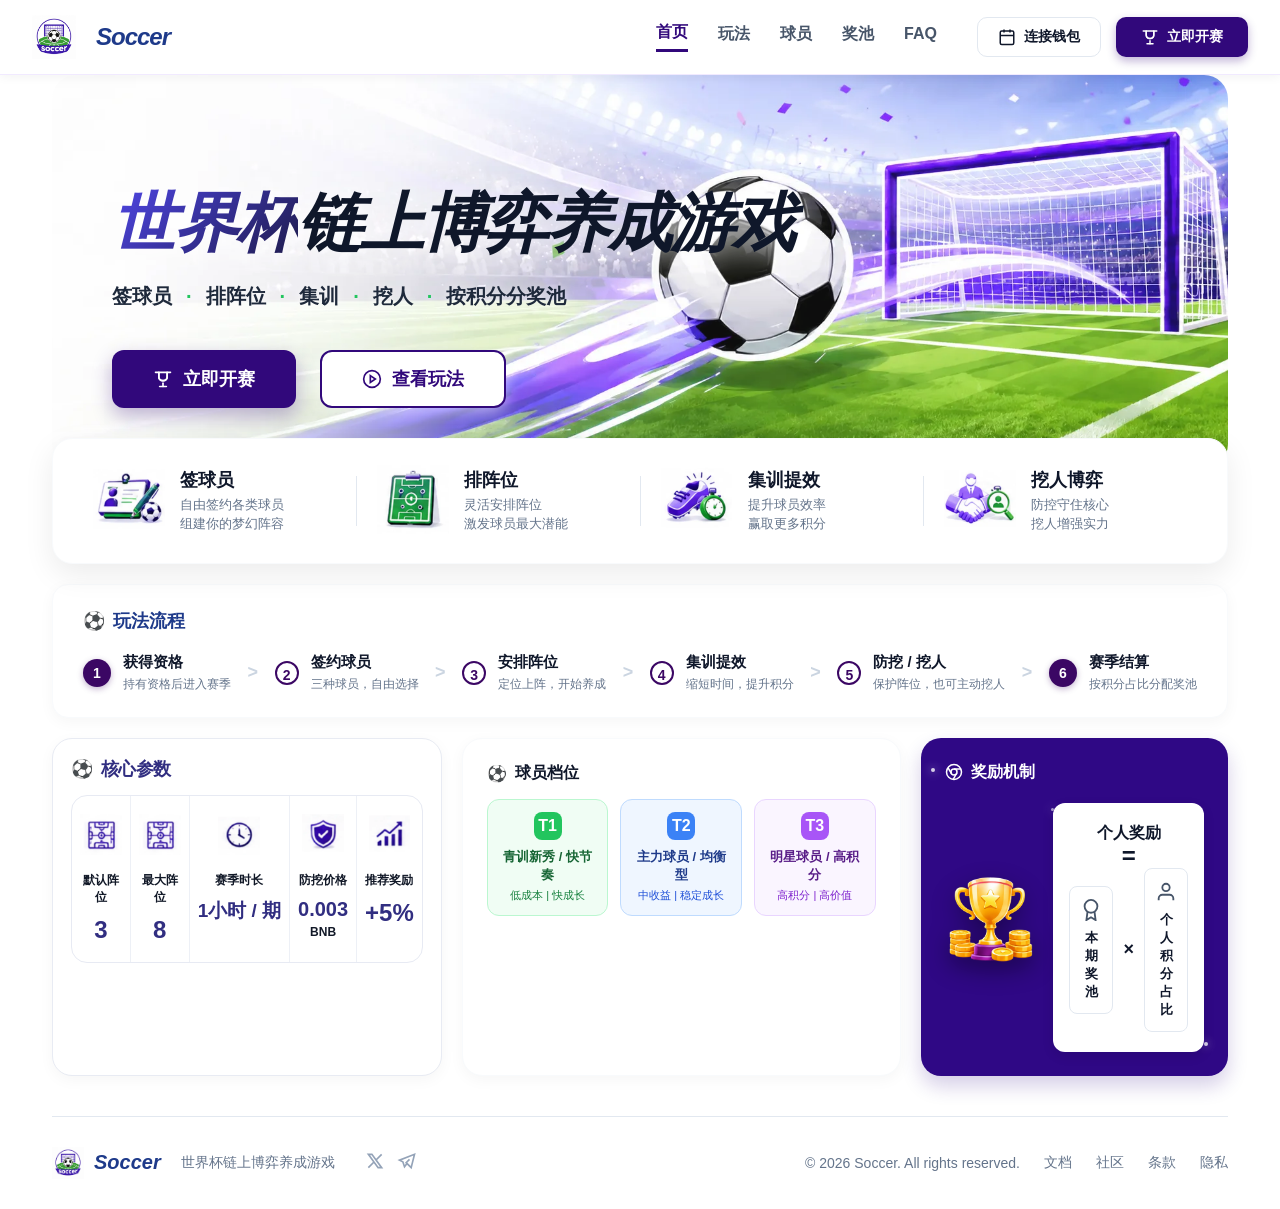
<file: docs/index.html>
<!DOCTYPE html>
<html lang="zh-CN">

<head>
  <meta charset="UTF-8" />
  <meta name="viewport" content="width=device-width, initial-scale=1.0" />
  <title>Soccer绿茵联赛</title>
  <link rel="icon" type="image/webp" href="./jpg/favicon.ico.webp" />
  <link rel="stylesheet" href="./css/style.css" />
  <link rel="stylesheet" href="./css/landing.css" />
</head>

<body class="is-home"
  style="background: #ffffff; color: #0f172a; margin: 0; font-family: 'Segoe UI', 'PingFang SC', sans-serif;">
  <header class="site-header" style="background: white; box-shadow: 0 2px 10px rgba(0,0,0,0.05); padding: 15px 0;">
    <div class="container nav"
      style="height: auto; display: flex; justify-content: space-between; align-items: center;">
      <!-- 左侧 Logo -->
      <div class="brand" style="display: flex; align-items: center;">
        <img class="brand-logo-img" src="./jpg/logo.webp" alt="Soccer绿茵联赛"
          style="width: 44px; height: 44px; object-fit: contain;" />
        <div class="brand-text"
          style="font-size: 24px; font-weight: 900; font-style: italic; color: #1e3a8a; letter-spacing: -1px; margin-left: 10px;">
          Soccer</div>
      </div>

      <button id="mobileMenuBtn" class="mobile-menu-btn" type="button" aria-label="打开菜单" aria-expanded="false">
        <span></span><span></span><span></span>
      </button>

      <!-- 右侧 导航 + 按钮组合 -->
      <div class="home-nav-group" style="display: flex; align-items: center; gap: 40px;">
        <nav id="mobileNavPanel" class="nav-links mobile-nav-panel" style="display: flex; gap: 30px; align-items: center;">
          <a href="#hero"
            style="color: #31087b; font-weight: bold; border-bottom: 3px solid #31087b; padding-bottom: 6px; font-size: 16px;">首页</a>
          <a href="#guide" id="openGuideNavBtn"
            style="color: #475569; font-weight: 600; font-size: 16px; text-decoration: none;">玩法</a>
          <a href="#players" id="openPlayersBtn"
            style="color: #475569; font-weight: 600; font-size: 16px; text-decoration: none;">球员</a>
          <a href="#rules" style="color: #475569; font-weight: 600; font-size: 16px; text-decoration: none;">奖池</a>
          <a href="#faq" id="openFaqBtn"
            style="color: #475569; font-weight: 600; font-size: 16px; text-decoration: none;">FAQ</a>
        </nav>

        <div class="nav-actions" style="display: flex; gap: 15px;">
          <button id="connectBtn" class="btn"
            style="background: white; color: #0f172a; border: 1px solid #e2e8f0; border-radius: 10px; padding: 10px 20px; font-weight: bold; display: flex; align-items: center; gap: 8px; transition: all 0.2s;"><svg
              viewBox="0 0 24 24" width="18" height="18" stroke="currentColor" stroke-width="2" fill="none">
              <rect x="3" y="4" width="18" height="18" rx="2" ry="2"></rect>
              <line x1="16" y1="2" x2="16" y2="6"></line>
              <line x1="8" y1="2" x2="8" y2="6"></line>
              <line x1="3" y1="10" x2="21" y2="10"></line>
            </svg>连接钱包</button>
          <a href="./play.html" class="btn"
            style="background: #31087b; color: white; border-radius: 10px; padding: 10px 24px; font-weight: bold; display: flex; align-items: center; gap: 8px; box-shadow: 0 4px 10px rgba(49,8,123,0.3); text-decoration: none;"><svg
              viewBox="0 0 24 24" width="18" height="18" stroke="currentColor" stroke-width="2" fill="none"
              stroke-linecap="round" stroke-linejoin="round">
              <path d="M8 21h8"></path>
              <path d="M12 17v4"></path>
              <path d="M7 4h10v5.5A4.5 4.5 0 0 1 12 14v0a4.5 4.5 0 0 1-5-4.5V4z"></path>
              <path d="M3 4h4v5.5A4.5 4.5 0 0 0 11.5 14"></path>
              <path d="M21 4h-4v5.5A4.5 4.5 0 0 1 12.5 14"></path>
            </svg>立即开赛</a>
        </div>
      </div>
    </div>
  </header>

  <main class="container" style="padding: 0 20px;">
    <!-- Hero Section -->
    <section id="hero" class="home-hero"
      style="display: flex; align-items: center; padding: 60px 40px; position: relative; background: #ffffff; border-radius: 24px; margin-top: 0; overflow: hidden; min-height: 340px;">

      <!-- 内容层 -->
      <div class="home-hero-copy"
        style="flex: 1; z-index: 2; position: relative; max-width: 900px; padding-left: 20px;">
        <h1
          style="font-size: 64px; font-weight: 900; font-style: italic; line-height: 1.1; margin-bottom: 24px; letter-spacing: -2px; filter: drop-shadow(0 4px 15px rgba(255,255,255,0.9));">
          <span
            style="background: linear-gradient(135deg, #4f46e5 0%, #1e1b4b 100%); -webkit-background-clip: text; -webkit-text-fill-color: transparent;">世界杯</span><span
            style="color: #0f172a;">链上博弈养成游戏</span>
        </h1>
        <p
          style="font-size: 20px; color: #1e293b; margin-bottom: 40px; font-weight: 700; display: flex; align-items: center; gap: 14px; text-shadow: 0 2px 10px rgba(255,255,255,0.9);">
          <span>签球员</span><span style="color:#22c55e; font-weight: 900;">·</span><span>排阵位</span><span
            style="color:#22c55e; font-weight: 900;">·</span><span>集训</span><span
            style="color:#22c55e; font-weight: 900;">·</span><span>挖人</span><span
            style="color:#22c55e; font-weight: 900;">·</span><span>按积分分奖池</span>
        </p>

        <div class="home-hero-actions" style="display: flex; gap: 24px;">
          <a href="./play.html" class="btn"
            style="background: #31087b; color: white; border-radius: 12px; padding: 16px 40px; font-size: 18px; font-weight: bold; display: flex; align-items: center; gap: 10px; box-shadow: 0 8px 20px rgba(49, 8, 123, 0.3); text-decoration: none; transition: transform 0.2s;"><svg
              viewBox="0 0 24 24" width="20" height="20" stroke="currentColor" stroke-width="2" fill="none"
              stroke-linecap="round" stroke-linejoin="round">
              <path d="M8 21h8"></path>
              <path d="M12 17v4"></path>
              <path d="M7 4h10v5.5A4.5 4.5 0 0 1 12 14v0a4.5 4.5 0 0 1-5-4.5V4z"></path>
              <path d="M3 4h4v5.5A4.5 4.5 0 0 0 11.5 14"></path>
              <path d="M21 4h-4v5.5A4.5 4.5 0 0 1 12.5 14"></path>
            </svg>立即开赛</a>
          <button id="openGuideBtn" class="btn" type="button"
            style="background: white; color: #31087b; border: 2px solid #31087b; border-radius: 12px; padding: 14px 40px; font-size: 18px; font-weight: bold; display: flex; align-items: center; gap: 10px; box-shadow: 0 4px 15px rgba(255,255,255,0.5); transition: all 0.2s; cursor: pointer;"><svg
              viewBox="0 0 24 24" width="20" height="20" stroke="currentColor" stroke-width="2" fill="none">
              <circle cx="12" cy="12" r="10"></circle>
              <polygon points="10 8 16 12 10 16 10 8"></polygon>
            </svg>查看玩法</button>
        </div>
      </div>

      <!-- 右侧图片层 -->
      <div class="home-hero-visual"
        style="position: absolute; right: 0; top: 0; bottom: 0; width: 50%; display: flex; justify-content: flex-end; align-items: center; z-index: 1;">
        <img src="./jpg/素材/首图.webp" alt="Soccer Background"
          style="height: 120%; max-width: none; object-fit: contain; transform: translateX(5%); opacity: 0.95;" />
      </div>
    </section>

    <!-- Features Bar (Merged into one wide card) -->
    <section id="guide" class="home-feature-wrap"
      style="margin-top: -30px; position: relative; z-index: 10; margin-bottom: 20px;">
      <div class="home-feature-bar"
        style="background: white; border-radius: 20px; padding: 24px 40px; display: flex; justify-content: space-between; align-items: center; box-shadow: 0 10px 30px rgba(0,0,0,0.08); border: 1px solid #f8fafc;">
        <div style="display: flex; align-items: center; flex: 1;">
          <div style="margin-right: 15px;"><img src="./jpg/news/签球员.webp"
              style="width: 72px; height: 72px; object-fit: contain;" alt="签球员" /></div>
          <div>
            <h4 style="margin:0 0 4px; color:#0f172a; font-size: 18px; font-weight: bold;">签球员</h4>
            <p style="margin:0; color:#64748b; font-size: 13px; line-height: 1.4;">自由签约各类球员<br />组建你的梦幻阵容</p>
          </div>
        </div>
        <div style="width: 1px; height: 50px; background: #e2e8f0; margin: 0 20px;"></div>

        <div style="display: flex; align-items: center; flex: 1;">
          <div style="margin-right: 15px;"><img src="./jpg/news/排阵位.webp"
              style="width: 72px; height: 72px; object-fit: contain;" alt="排阵位" /></div>
          <div>
            <h4 style="margin:0 0 4px; color:#0f172a; font-size: 18px; font-weight: bold;">排阵位</h4>
            <p style="margin:0; color:#64748b; font-size: 13px; line-height: 1.4;">灵活安排阵位<br />激发球员最大潜能</p>
          </div>
        </div>
        <div style="width: 1px; height: 50px; background: #e2e8f0; margin: 0 20px;"></div>

        <div style="display: flex; align-items: center; flex: 1;">
          <div style="margin-right: 15px;"><img src="./jpg/news/集训提效.webp"
              style="width: 72px; height: 72px; object-fit: contain;" alt="集训提效" /></div>
          <div>
            <h4 style="margin:0 0 4px; color:#0f172a; font-size: 18px; font-weight: bold;">集训提效</h4>
            <p style="margin:0; color:#64748b; font-size: 13px; line-height: 1.4;">提升球员效率<br />赢取更多积分</p>
          </div>
        </div>
        <div style="width: 1px; height: 50px; background: #e2e8f0; margin: 0 20px;"></div>

        <div style="display: flex; align-items: center; flex: 1;">
          <div style="margin-right: 15px;"><img src="./jpg/news/挖人博弈.webp"
              style="width: 72px; height: 72px; object-fit: contain;" alt="挖人博弈" /></div>
          <div>
            <h4 style="margin:0 0 4px; color:#0f172a; font-size: 18px; font-weight: bold;">挖人博弈</h4>
            <p style="margin:0; color:#64748b; font-size: 13px; line-height: 1.4;">防控守住核心<br />挖人增强实力</p>
          </div>
        </div>
      </div>
    </section>
    <!-- Flow -->
    <div class="home-flow-card"
      style="background: white; border-radius: 16px; padding: 24px 30px; margin-bottom: 20px; box-shadow: 0 4px 15px rgba(0,0,0,0.04); border: 1px solid #f8fafc;">
      <h3 style="margin:0 0 20px; color: #1e3a8a; font-size: 18px; display: flex; align-items: center;"><span
          style="margin-right:8px; color: #3b82f6;">⚽</span>玩法流程</h3>
      <div class="home-flow-row" style="display: flex; justify-content: space-between; align-items: center;">
        <!-- Step 1 -->
        <div style="display: flex; align-items: center;">
          <div
            style="background: #3b0764; color: white; width: 28px; height: 28px; border-radius: 50%; text-align: center; line-height: 28px; font-size: 14px; font-weight: bold; margin-right: 12px; box-shadow: 0 2px 6px rgba(59,7,100,0.3);">
            1</div>
          <div>
            <h5 style="margin:0 0 4px; color:#0f172a; font-size: 15px; font-weight: bold;">获得资格</h5>
            <p style="margin:0; font-size:12px; color:#64748b;">持有资格后进入赛季</p>
          </div>
        </div>
        <div style="color: #cbd5e1; font-weight: bold; font-size: 18px;">&gt;</div>

        <!-- Step 2 -->
        <div style="display: flex; align-items: center;">
          <div
            style="background: white; color: #3b0764; border: 2px solid #3b0764; width: 24px; height: 24px; border-radius: 50%; text-align: center; line-height: 24px; font-size: 14px; font-weight: bold; margin-right: 12px;">
            2</div>
          <div>
            <h5 style="margin:0 0 4px; color:#0f172a; font-size: 15px; font-weight: bold;">签约球员</h5>
            <p style="margin:0; font-size:12px; color:#64748b;">三种球员，自由选择</p>
          </div>
        </div>
        <div style="color: #cbd5e1; font-weight: bold; font-size: 18px;">&gt;</div>

        <!-- Step 3 -->
        <div style="display: flex; align-items: center;">
          <div
            style="background: white; color: #3b0764; border: 2px solid #3b0764; width: 24px; height: 24px; border-radius: 50%; text-align: center; line-height: 24px; font-size: 14px; font-weight: bold; margin-right: 12px;">
            3</div>
          <div>
            <h5 style="margin:0 0 4px; color:#0f172a; font-size: 15px; font-weight: bold;">安排阵位</h5>
            <p style="margin:0; font-size:12px; color:#64748b;">定位上阵，开始养成</p>
          </div>
        </div>
        <div style="color: #cbd5e1; font-weight: bold; font-size: 18px;">&gt;</div>

        <!-- Step 4 -->
        <div style="display: flex; align-items: center;">
          <div
            style="background: white; color: #3b0764; border: 2px solid #3b0764; width: 24px; height: 24px; border-radius: 50%; text-align: center; line-height: 24px; font-size: 14px; font-weight: bold; margin-right: 12px;">
            4</div>
          <div>
            <h5 style="margin:0 0 4px; color:#0f172a; font-size: 15px; font-weight: bold;">集训提效</h5>
            <p style="margin:0; font-size:12px; color:#64748b;">缩短时间，提升积分</p>
          </div>
        </div>
        <div style="color: #cbd5e1; font-weight: bold; font-size: 18px;">&gt;</div>

        <!-- Step 5 -->
        <div style="display: flex; align-items: center;">
          <div
            style="background: white; color: #3b0764; border: 2px solid #3b0764; width: 24px; height: 24px; border-radius: 50%; text-align: center; line-height: 24px; font-size: 14px; font-weight: bold; margin-right: 12px;">
            5</div>
          <div>
            <h5 style="margin:0 0 4px; color:#0f172a; font-size: 15px; font-weight: bold;">防挖 / 挖人</h5>
            <p style="margin:0; font-size:12px; color:#64748b;">保护阵位，也可主动挖人</p>
          </div>
        </div>
        <div style="color: #cbd5e1; font-weight: bold; font-size: 18px;">&gt;</div>

        <!-- Step 6 -->
        <div style="display: flex; align-items: center;">
          <div
            style="background: #3b0764; color: white; width: 28px; height: 28px; border-radius: 50%; text-align: center; line-height: 28px; font-size: 14px; font-weight: bold; margin-right: 12px; box-shadow: 0 2px 6px rgba(59,7,100,0.3);">
            6</div>
          <div>
            <h5 style="margin:0 0 4px; color:#0f172a; font-size: 15px; font-weight: bold;">赛季结算</h5>
            <p style="margin:0; font-size:12px; color:#64748b;">按积分占比分配奖池</p>
          </div>
        </div>
      </div>
    </div>

    <!-- Bottom 3 Cols -->
    <div class="home-bottom-grid" style="display: flex; gap: 20px; align-items: stretch; margin-bottom: 40px;">
      <!-- Core Params -->
      <div
        style="flex: 1.2; background: white; border-radius: 20px; padding: 18px 18px 16px; box-shadow: 0 4px 15px rgba(0,0,0,0.04); border: 1px solid #e8ebf3;">
        <h3
          style="margin:0 0 14px; color: #312e81; font-size: 18px; font-weight: 900; display: flex; align-items: center; letter-spacing: -0.5px;">
          <span style="margin-right:8px; color:#4338ca; font-size:18px;">⚽</span>核心参数
        </h3>

        <div
          style="display:flex; background:#fff; border:1px solid #e7eaf3; border-radius:16px; overflow:hidden; min-height:168px;">
          <div
            style="flex:1; padding:18px 8px 16px; display:flex; flex-direction:column; justify-content:flex-start; align-items:center; text-align:center;">
            <img src="./jpg/news/核心参数/阵位.webp" style="height:42px; object-fit:contain; margin-bottom:16px;"
              alt="默认阵位" />
            <div style="color:#111827; font-size:12px; font-weight:800; margin-bottom:12px;">默认阵位</div>
            <div style="color:#312e81; font-size:24px; font-weight:900; line-height:1;">3</div>
          </div>
          <div style="width:1px; background:#edf0f6;"></div>
          <div
            style="flex:1; padding:18px 8px 16px; display:flex; flex-direction:column; justify-content:flex-start; align-items:center; text-align:center;">
            <img src="./jpg/news/核心参数/阵位.webp" style="height:42px; object-fit:contain; margin-bottom:16px;"
              alt="最大阵位" />
            <div style="color:#111827; font-size:12px; font-weight:800; margin-bottom:12px;">最大阵位</div>
            <div style="color:#312e81; font-size:24px; font-weight:900; line-height:1;">8</div>
          </div>
          <div style="width:1px; background:#edf0f6;"></div>
          <div
            style="flex:1.15; padding:18px 8px 16px; display:flex; flex-direction:column; justify-content:flex-start; align-items:center; text-align:center;">
            <img src="./jpg/news/核心参数/赛季时长.webp" style="height:42px; object-fit:contain; margin-bottom:16px;"
              alt="赛季时长" />
            <div style="color:#111827; font-size:12px; font-weight:800; margin-bottom:12px;">赛季时长</div>
            <div style="color:#312e81; font-size:19px; font-weight:900; line-height:1; white-space:nowrap;">1小时 / 期
            </div>
          </div>
          <div style="width:1px; background:#edf0f6;"></div>
          <div
            style="flex:1.05; padding:18px 8px 14px; display:flex; flex-direction:column; justify-content:flex-start; align-items:center; text-align:center;">
            <img src="./jpg/news/核心参数/防挖价格.webp" style="height:42px; object-fit:contain; margin-bottom:16px;"
              alt="防挖价格" />
            <div style="color:#111827; font-size:12px; font-weight:800; margin-bottom:10px;">防挖价格</div>
            <div style="color:#312e81; font-size:20px; font-weight:900; line-height:1;">0.003</div>
            <div style="color:#111827; font-size:12px; font-weight:900; line-height:1.2; margin-top:6px;">BNB</div>
          </div>
          <div style="width:1px; background:#edf0f6;"></div>
          <div
            style="flex:1; padding:18px 8px 16px; display:flex; flex-direction:column; justify-content:flex-start; align-items:center; text-align:center;">
            <img src="./jpg/news/核心参数/推荐奖励.webp" style="height:42px; object-fit:contain; margin-bottom:16px;"
              alt="推荐奖励" />
            <div style="color:#111827; font-size:12px; font-weight:800; margin-bottom:12px;">推荐奖励</div>
            <div style="color:#312e81; font-size:24px; font-weight:900; line-height:1;">+5%</div>
          </div>
        </div>
      </div>

      <!-- Tiers -->
      <div
        style="flex: 1.5; background: white; border-radius: 20px; padding: 24px; box-shadow: 0 4px 15px rgba(0,0,0,0.04); border: 1px solid #f8fafc;">
        <h3
          style="margin:0 0 15px; color: #0f172a; font-size: 16px; font-weight: bold; display: flex; align-items: center;">
          <span style="margin-right:8px; color: #3b82f6;">⚽</span>球员档位
        </h3>
        <div style="display: flex; gap: 12px;">
          <div
            style="flex:1; background: #f0fdf4; border: 1px solid #bbf7d0; border-radius: 12px; padding: 12px; text-align: center;">
            <div
              style="background:#22c55e; color:white; width:28px; height:28px; line-height:28px; border-radius:8px; margin: 0 auto 8px; font-weight:bold;">
              T1</div>
            <h5 style="margin:0 0 4px; color:#166534; font-size: 13px; font-weight: bold;">青训新秀 / 快节奏</h5>
            <p style="margin:0; font-size:11px; color:#15803d;">低成本 | 快成长</p>
          </div>
          <div
            style="flex:1; background: #eff6ff; border: 1px solid #bfdbfe; border-radius: 12px; padding: 12px; text-align: center;">
            <div
              style="background:#3b82f6; color:white; width:28px; height:28px; line-height:28px; border-radius:8px; margin: 0 auto 8px; font-weight:bold;">
              T2</div>
            <h5 style="margin:0 0 4px; color:#1e3a8a; font-size: 13px; font-weight: bold;">主力球员 / 均衡型</h5>
            <p style="margin:0; font-size:11px; color:#1d4ed8;">中收益 | 稳定成长</p>
          </div>
          <div
            style="flex:1; background: #faf5ff; border: 1px solid #e9d5ff; border-radius: 12px; padding: 12px; text-align: center;">
            <div
              style="background:#a855f7; color:white; width:28px; height:28px; line-height:28px; border-radius:8px; margin: 0 auto 8px; font-weight:bold;">
              T3</div>
            <h5 style="margin:0 0 4px; color:#581c87; font-size: 13px; font-weight: bold;">明星球员 / 高积分</h5>
            <p style="margin:0; font-size:11px; color:#7e22ce;">高积分 | 高价值</p>
          </div>
        </div>
      </div>

      <!-- Rewards -->
      <div
        style="flex: 1; background: #2f0885; border-radius: 20px; padding: 24px; color: white; display: flex; flex-direction: column; position: relative; overflow: hidden; box-shadow: 0 10px 20px rgba(47,8,133,0.2);">

        <!-- 背景点缀星光 (可选，为了还原图中的细节点缀) -->
        <div
          style="position: absolute; top: 30px; left: 10px; width: 4px; height: 4px; background: white; border-radius: 50%; box-shadow: 0 0 10px white; opacity: 0.8;">
        </div>
        <div
          style="position: absolute; top: 70px; left: 130px; width: 3px; height: 3px; background: white; border-radius: 50%; box-shadow: 0 0 10px white; opacity: 0.6;">
        </div>
        <div
          style="position: absolute; bottom: 30px; right: 20px; width: 4px; height: 4px; background: white; border-radius: 50%; box-shadow: 0 0 10px white; opacity: 0.8;">
        </div>

        <h3
          style="margin:0 0 20px; font-size: 16px; font-weight: bold; display: flex; align-items: center; z-index: 1;">
          <svg viewBox="0 0 24 24" width="18" height="18" stroke="currentColor" stroke-width="2" fill="none"
            style="margin-right:8px;">
            <circle cx="12" cy="12" r="10"></circle>
            <circle cx="12" cy="12" r="4"></circle>
            <line x1="21.17" y1="8" x2="12" y2="8"></line>
            <line x1="3.95" y1="6.06" x2="8.54" y2="14"></line>
            <line x1="10.88" y1="21.94" x2="15.46" y2="14"></line>
          </svg>奖励机制
        </h3>

        <div style="display: flex; align-items: stretch; gap: 20px; z-index: 1; flex: 1;">
          <!-- 奖杯图标 -->
          <div style="width: 130px; display: flex; justify-content: center; align-items: center;">
            <img src="./jpg/news/奖杯.webp"
              style="width: 100%; object-fit: contain; filter: drop-shadow(0 8px 10px rgba(0,0,0,0.4)); transform: scale(1.15); transform-origin: bottom;"
              alt="奖杯" />
          </div>

          <!-- 右侧计算公式面板 -->
          <div
            style="background: white; color: #0f172a; padding: 20px 16px; border-radius: 12px; flex: 1; text-align: center; display: flex; flex-direction: column; justify-content: space-between; box-shadow: 0 4px 12px rgba(0,0,0,0.1);">
            <div style="font-weight: 900; font-size: 16px;">个人奖励</div>
            <div style="font-size: 24px; font-weight: 900; line-height: 1;">=</div>
            <div
              style="display: flex; justify-content: center; align-items: center; gap: 10px; font-size: 13px; font-weight: bold;">

              <div
                style="border: 1px solid #e2e8f0; padding: 12px 10px; border-radius: 8px; flex: 1; display: flex; flex-direction: column; gap: 8px; align-items: center;">
                <svg viewBox="0 0 24 24" width="22" height="22" stroke="#475569" stroke-width="2" fill="none">
                  <circle cx="12" cy="8" r="7"></circle>
                  <polyline points="8.21 13.89 7 23 12 20 17 23 15.79 13.88"></polyline>
                </svg>
                <span>本期奖池</span>
              </div>

              <div style="font-size: 18px; color: #0f172a; font-weight: 900;">×</div>

              <div
                style="border: 1px solid #e2e8f0; padding: 12px 10px; border-radius: 8px; flex: 1; display: flex; flex-direction: column; gap: 8px; align-items: center;">
                <svg viewBox="0 0 24 24" width="22" height="22" stroke="#475569" stroke-width="2" fill="none">
                  <path d="M20 21v-2a4 4 0 0 0-4-4H8a4 4 0 0 0-4 4v2"></path>
                  <circle cx="12" cy="7" r="4"></circle>
                </svg>
                <span>个人积分占比</span>
              </div>

            </div>
          </div>
        </div>
      </div>
    </div>

    <footer
      style="display: flex; justify-content: space-between; align-items: center; padding: 30px 0; margin-top: 40px; border-top: 1px solid #e2e8f0;">
      <div style="display: flex; align-items: center; gap: 20px;">
        <div style="display: flex; align-items: center; gap: 10px;">
          <img src="./jpg/logo.webp" alt="Soccer" style="width: 32px;" />
          <strong style="color: #1e3a8a; font-style: italic; font-size: 20px; font-weight: 900;">Soccer</strong>
        </div>
        <span style="color: #64748b; font-size: 14px;">世界杯链上博弈养成游戏</span>
        <div style="display: flex; gap: 12px; margin-left: 10px;">
          <a href="https://x.com/soccer_bnbchain" target="_blank" rel="noopener noreferrer" style="color: #94a3b8;"><svg viewBox="0 0 24 24" width="20" height="20" stroke="currentColor"
              stroke-width="2" fill="none">
              <path d="M4 4l11.733 16h4.267l-11.733 -16z"></path>
              <path d="M4 20l6.768 -6.768m2.46 -2.46l6.772 -6.772"></path>
            </svg></a>
          <a href="https://t.me/soccervault_community" target="_blank" rel="noopener noreferrer" style="color: #94a3b8;"><svg viewBox="0 0 24 24" width="20" height="20" stroke="currentColor"
              stroke-width="2" fill="none">
              <path d="M15 10l-4 4l6 6l4 -16l-18 7l4 2l2 6l3 -4"></path>
            </svg></a>
        </div>
      </div>
      <div style="color: #64748b; font-size: 14px; display: flex; gap: 24px; align-items: center;">
        <span>© 2026 Soccer. All rights reserved.</span>
        <a href="#" style="color: #64748b; text-decoration: none;">文档</a>
        <a href="#" style="color: #64748b; text-decoration: none;">社区</a>
        <a href="#" style="color: #64748b; text-decoration: none;">条款</a>
        <a href="#" style="color: #64748b; text-decoration: none;">隐私</a>
      </div>
    </footer>
  </main>

  <div id="guideModal" class="guide-modal hidden">
    <div class="guide-panel guide-panel-large">
      <button id="closeGuideBtn" class="guide-close" type="button">×</button>
      <div class="guide-hero-card">
        <div class="guide-badge">Soccer 绿茵联赛</div>
        <h3>联赛玩法</h3>
        <p class="guide-slogan">签球员、排阵位、集训提效、挖人博弈，按赛季积分分奖池。</p>
        <p class="guide-intro">一套围绕世界杯热点打造的链上足球经理联赛。你需要配置阵容、抢节奏、守核心、冲积分，去争夺每赛季释放的 BNB 奖励。</p>
        <div class="guide-metrics">
          <div class="guide-metric"><span>默认阵位</span><strong>3</strong></div>
          <div class="guide-metric"><span>最大阵位</span><strong>8</strong></div>
          <div class="guide-metric"><span>赛季时长</span><strong>1小时</strong></div>
          <div class="guide-metric"><span>奖池释放</span><strong>30%</strong></div>
        </div>
      </div>
      <div class="guide-content guide-rich-content">
        <div class="guide-section">
          <h4>四步上手</h4>
          <div class="guide-step-list">
            <div class="guide-step"><b>01</b><span>持仓达标后进入联赛，获得基础阵位。</span></div>
            <div class="guide-step"><b>02</b><span>签下三档球员，安排到对应阵位开赛。</span></div>
            <div class="guide-step"><b>03</b><span>用集训提速、用防挖守核心，也能主动挖人。</span></div>
            <div class="guide-step"><b>04</b><span>赛季结束按积分占比结算，领取 BNB 奖励。</span></div>
          </div>
        </div>
        <div class="guide-section">
          <h4>联赛模块</h4>
          <div class="guide-feature-grid">
            <div class="guide-feature-card">
              <h4>阵容经营</h4>
              <p>签球员、排阵位、扩名额，决定你的联赛上限。</p>
            </div>
            <div class="guide-feature-card">
              <h4>节奏博弈</h4>
              <p>集训缩短周期，抢占赛季节奏与积分窗口。</p>
            </div>
            <div class="guide-feature-card">
              <h4>攻防对抗</h4>
              <p>防挖保护核心收益，主动挖人扩大你的优势。</p>
            </div>
          </div>
        </div>
        <div class="guide-section">
          <h4>奖励逻辑</h4>
          <div class="guide-rule-grid">
            <div class="guide-rule-card"><strong>奖池来源</strong>
              <p>扩阵位、集训、防挖与补充资金共同进入联赛奖池。</p>
            </div>
            <div class="guide-rule-card"><strong>结算方式</strong>
              <p>每赛季释放奖池 30%，按个人积分占比分配。</p>
            </div>
          </div>
        </div>
      </div>
      <a href="./play.html" class="btn btn-primary btn-block">进入操作页</a>
    </div>
  </div>

  <div id="playersModal" class="guide-modal hidden">
    <div class="guide-panel players-panel">
      <button id="closePlayersBtn" class="guide-close" type="button">×</button>
      <div class="players-head">
        <h3>热门球员</h3>
        <p>世界杯热度球员资料卡，仅作首页展示使用。</p>
      </div>
      <div id="playersGrid" class="players-grid"></div>
    </div>
  </div>

  <div id="faqModal" class="guide-modal hidden">
    <div class="guide-panel faq-panel">
      <button id="closeFaqBtn" class="guide-close" type="button">×</button>
      <h3>常见问题 FAQ</h3>
      <div class="faq-list">
        <div class="faq-item">
          <h4>Q：不花 BNB 能玩吗？</h4>
          <p>可以签约球员并上阵，但如果不扩名额、不集训、不防挖，收益效率和防守能力会偏弱。</p>
        </div>
        <div class="faq-item">
          <h4>Q：积分可以提现吗？</h4>
          <p>积分本身不能提现，积分是奖励凭证。赛季结束后，按积分占比领取 BNB。</p>
        </div>
        <div class="faq-item">
          <h4>Q：挖人会偷走我的球员吗？</h4>
          <p>不会直接抢走你的球员，挖人截获的是你最终积分收益的一部分。</p>
        </div>
        <div class="faq-item">
          <h4>Q：防挖条款有什么用？</h4>
          <p>防挖条款可以降低被挖次数，尤其适合保护高价值阵位收益。</p>
        </div>
        <div class="faq-item">
          <h4>Q：为什么奖池不会一次分光？</h4>
          <p>因为系统每期只释放一部分，本期赛季和滚存奖池各释放 30%，剩余部分会滚入后续周期，保证后续持续有奖池。</p>
        </div>
      </div>
    </div>
  </div>

  <div id="homeInfoModal" class="guide-modal hidden">
    <div class="guide-panel home-info-panel">
      <button id="closeHomeInfoBtn" class="guide-close" type="button">×</button>
      <h3 id="homeInfoTitle">提示</h3>
      <p id="homeInfoText" class="home-info-text">请先完成当前操作。</p>
      <button id="confirmHomeInfoBtn" class="btn btn-primary btn-block" type="button">我知道了</button>
    </div>
  </div>

  <script src="./js/home.js"></script>
</body>

</html>
</file>
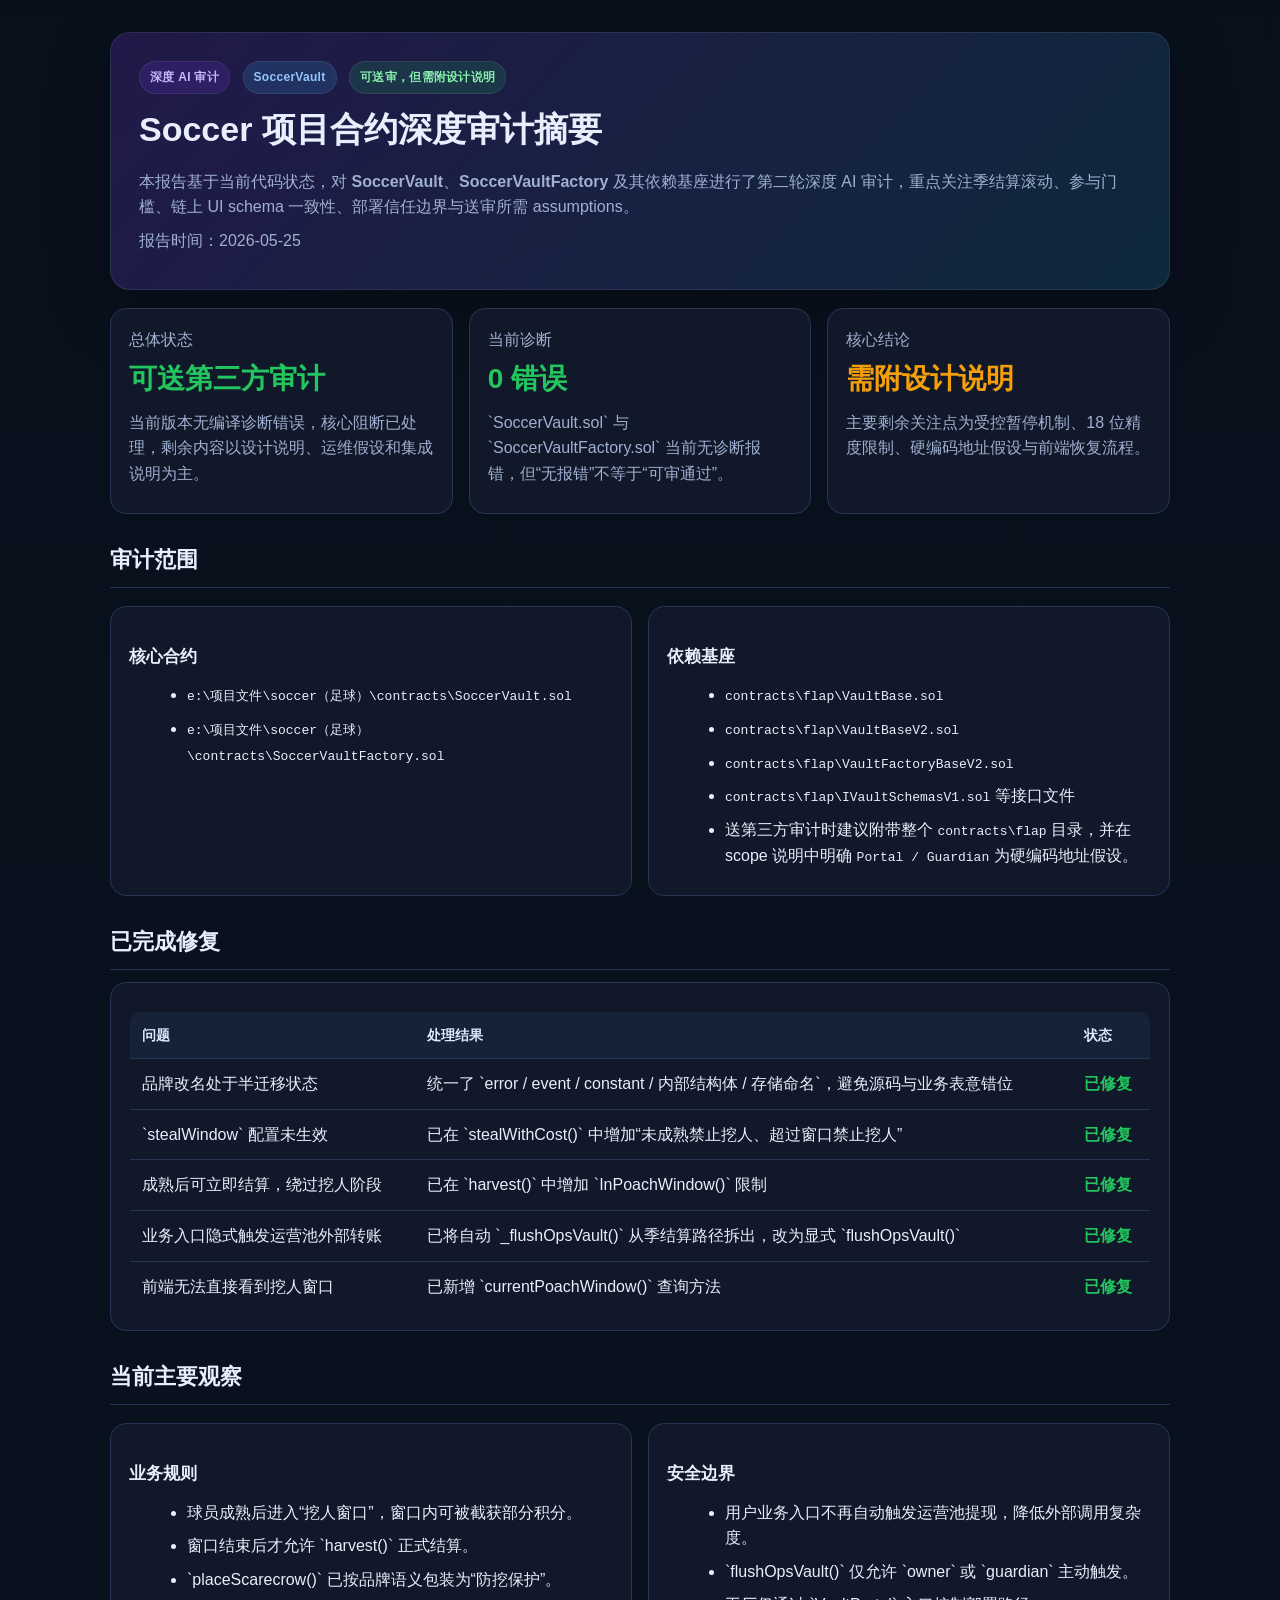
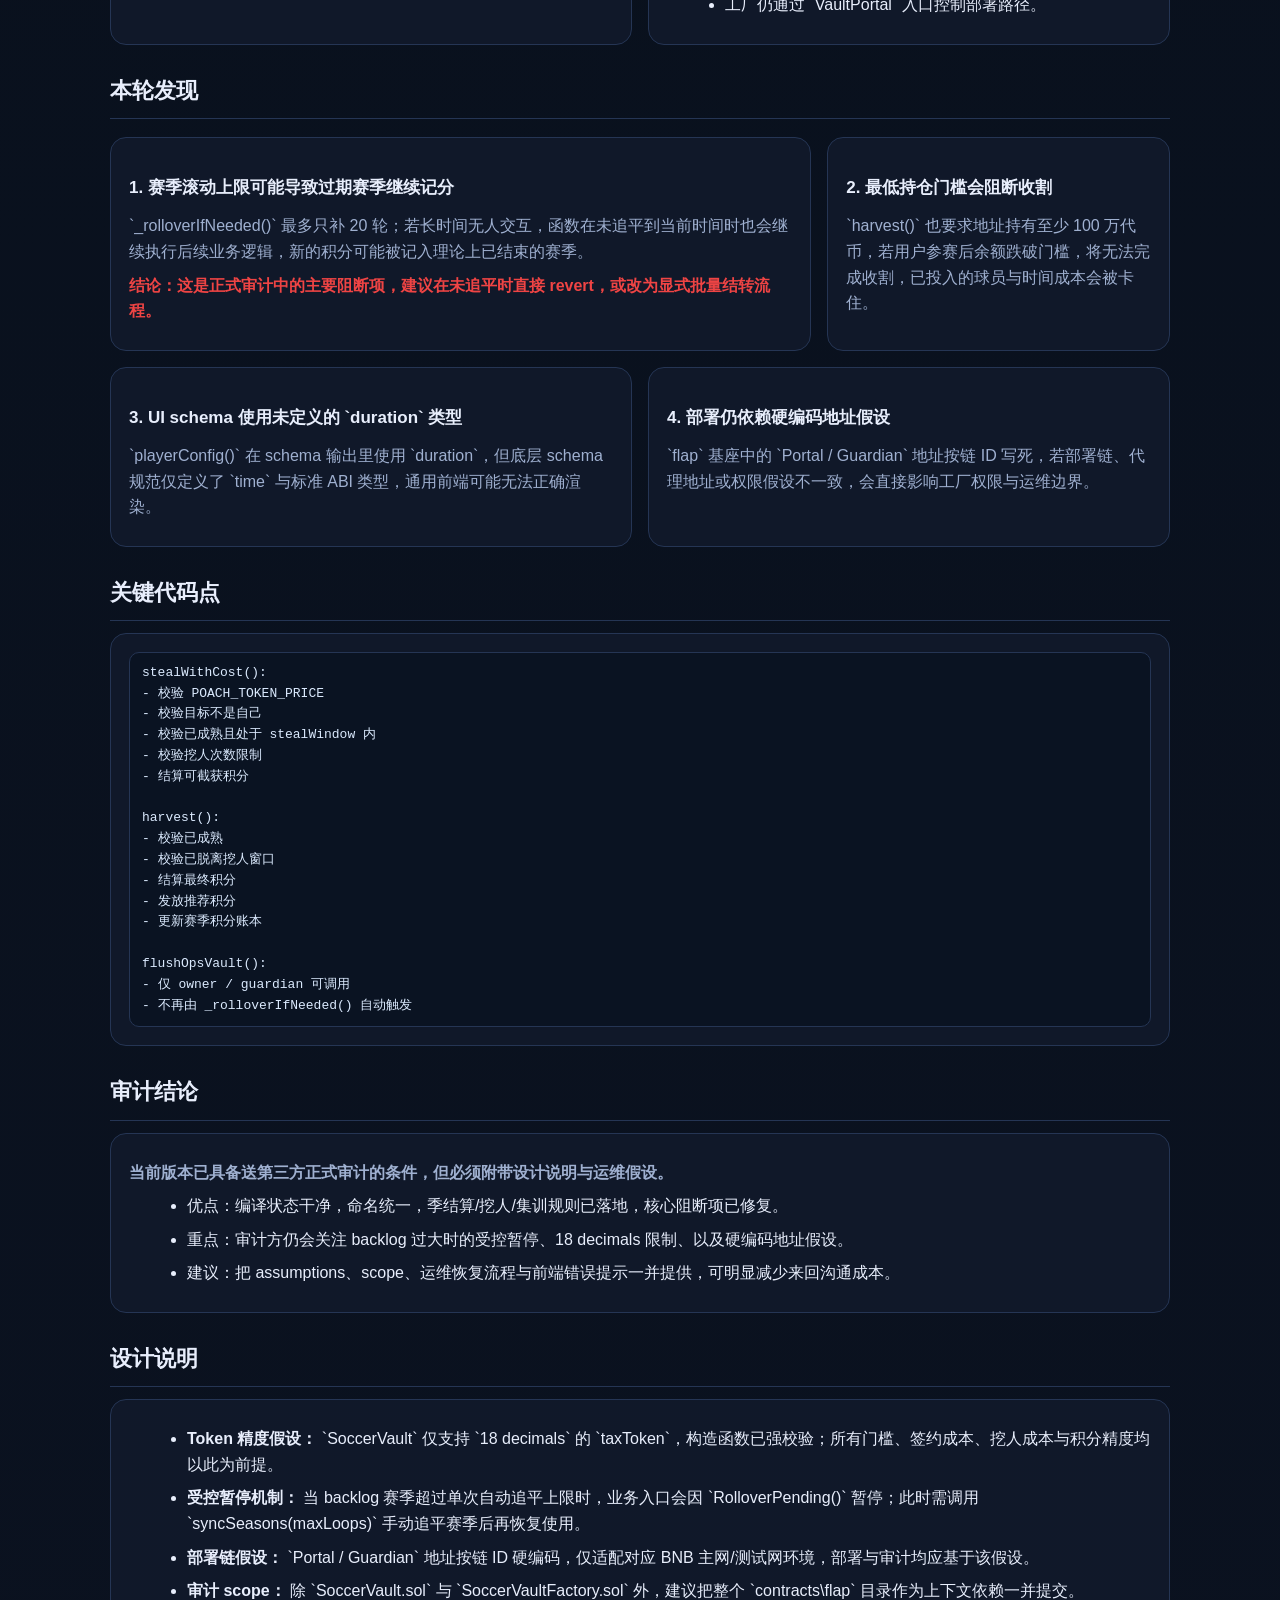
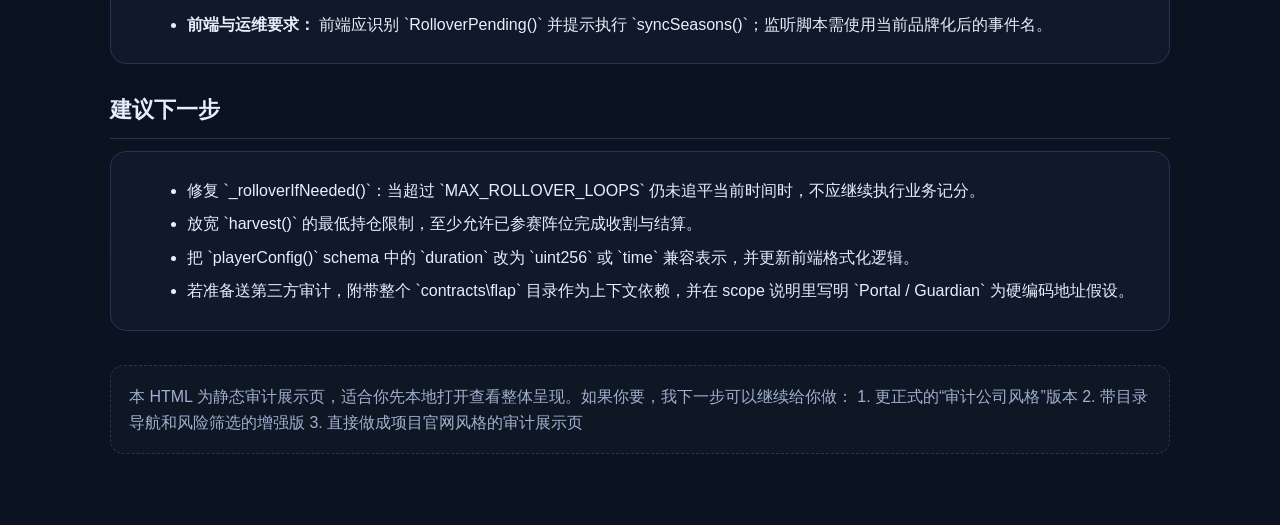
<file: docs/viewport.html>
<!DOCTYPE html>
<html lang="zh-CN">
<head>
  <meta charset="UTF-8" />
  <meta name="viewport" content="width=device-width, initial-scale=1.0" />
  <title>SoccerVault AI 审计报告</title>
  <style>
    :root {
      --bg: #0b1220;
      --panel: #111a2b;
      --panel-2: #162238;
      --text: #e8eefc;
      --muted: #9fb0d0;
      --line: #253554;
      --good: #22c55e;
      --warn: #f59e0b;
      --bad: #ef4444;
      --info: #38bdf8;
      --accent: #7c3aed;
    }
    * { box-sizing: border-box; }
    body {
      margin: 0;
      font-family: "Segoe UI", "PingFang SC", "Microsoft YaHei", sans-serif;
      background: linear-gradient(180deg, #08101c 0%, #0b1220 100%);
      color: var(--text);
      line-height: 1.6;
    }
    .wrap {
      max-width: 1100px;
      margin: 0 auto;
      padding: 32px 20px 72px;
    }
    .hero {
      background: linear-gradient(135deg, rgba(124,58,237,.22), rgba(56,189,248,.14));
      border: 1px solid rgba(255,255,255,.08);
      border-radius: 20px;
      padding: 28px;
      box-shadow: 0 20px 60px rgba(0,0,0,.25);
    }
    h1, h2, h3 { margin: 0 0 12px; }
    h1 { font-size: 34px; }
    h2 {
      font-size: 22px;
      margin-top: 28px;
      padding-bottom: 10px;
      border-bottom: 1px solid var(--line);
    }
    h3 { font-size: 17px; margin-top: 18px; }
    p { margin: 8px 0; color: var(--muted); }
    .grid {
      display: grid;
      grid-template-columns: repeat(12, 1fr);
      gap: 16px;
      margin-top: 18px;
    }
    .card {
      background: rgba(17,26,43,.92);
      border: 1px solid var(--line);
      border-radius: 16px;
      padding: 18px;
    }
    .span-4 { grid-column: span 4; }
    .span-6 { grid-column: span 6; }
    .span-8 { grid-column: span 8; }
    .span-12 { grid-column: span 12; }
    @media (max-width: 900px) {
      .span-4, .span-6, .span-8, .span-12 { grid-column: span 12; }
      h1 { font-size: 28px; }
    }
    .badge {
      display: inline-block;
      padding: 6px 10px;
      border-radius: 999px;
      font-size: 12px;
      font-weight: 700;
      letter-spacing: .3px;
      margin-right: 8px;
      margin-bottom: 8px;
      border: 1px solid rgba(255,255,255,.08);
    }
    .good { background: rgba(34,197,94,.15); color: #86efac; }
    .warn { background: rgba(245,158,11,.15); color: #fcd34d; }
    .bad { background: rgba(239,68,68,.15); color: #fca5a5; }
    .info { background: rgba(56,189,248,.15); color: #93c5fd; }
    .accent { background: rgba(124,58,237,.16); color: #c4b5fd; }
    ul { margin: 8px 0 0 18px; color: var(--text); }
    li { margin: 8px 0; }
    .kpi {
      font-size: 28px;
      font-weight: 800;
      margin: 4px 0;
    }
    .muted { color: var(--muted); }
    .ok { color: var(--good); font-weight: 700; }
    .risk { color: var(--warn); font-weight: 700; }
    .danger { color: var(--bad); font-weight: 700; }
    .code {
      display: block;
      padding: 10px 12px;
      border-radius: 10px;
      background: #0a1322;
      border: 1px solid var(--line);
      color: #dbeafe;
      font-family: Consolas, Monaco, monospace;
      font-size: 13px;
      overflow-x: auto;
      white-space: pre-wrap;
      word-break: break-word;
    }
    table {
      width: 100%;
      border-collapse: collapse;
      margin-top: 10px;
      overflow: hidden;
      border-radius: 12px;
      border: 1px solid var(--line);
    }
    th, td {
      padding: 12px;
      text-align: left;
      border-bottom: 1px solid var(--line);
      vertical-align: top;
    }
    th {
      background: var(--panel-2);
      color: #dbeafe;
      font-size: 14px;
    }
    tr:last-child td { border-bottom: none; }
    .footer {
      margin-top: 34px;
      padding: 18px;
      border: 1px dashed var(--line);
      border-radius: 14px;
      color: var(--muted);
      background: rgba(255,255,255,.02);
    }
  </style>
</head>
<body>
  <div class="wrap">
    <section class="hero">
      <div>
        <span class="badge accent">深度 AI 审计</span>
        <span class="badge info">SoccerVault</span>
        <span class="badge good">可送审，但需附设计说明</span>
      </div>
      <h1>Soccer 项目合约深度审计摘要</h1>
      <p>本报告基于当前代码状态，对 <strong>SoccerVault</strong>、<strong>SoccerVaultFactory</strong> 及其依赖基座进行了第二轮深度 AI 审计，重点关注季结算滚动、参与门槛、链上 UI schema 一致性、部署信任边界与送审所需 assumptions。</p>
      <p>报告时间：2026-05-25</p>
    </section>

    <div class="grid">
      <div class="card span-4">
        <div class="muted">总体状态</div>
        <div class="kpi ok">可送第三方审计</div>
        <p>当前版本无编译诊断错误，核心阻断已处理，剩余内容以设计说明、运维假设和集成说明为主。</p>
      </div>
      <div class="card span-4">
        <div class="muted">当前诊断</div>
        <div class="kpi ok">0 错误</div>
        <p>`SoccerVault.sol` 与 `SoccerVaultFactory.sol` 当前无诊断报错，但“无报错”不等于“可审通过”。</p>
      </div>
      <div class="card span-4">
        <div class="muted">核心结论</div>
        <div class="kpi risk">需附设计说明</div>
        <p>主要剩余关注点为受控暂停机制、18 位精度限制、硬编码地址假设与前端恢复流程。</p>
      </div>
    </div>

    <section>
      <h2>审计范围</h2>
      <div class="grid">
        <div class="card span-6">
          <h3>核心合约</h3>
          <ul>
            <li><code>e:\项目文件\soccer（足球）\contracts\SoccerVault.sol</code></li>
            <li><code>e:\项目文件\soccer（足球）\contracts\SoccerVaultFactory.sol</code></li>
          </ul>
        </div>
        <div class="card span-6">
          <h3>依赖基座</h3>
          <ul>
            <li><code>contracts\flap\VaultBase.sol</code></li>
            <li><code>contracts\flap\VaultBaseV2.sol</code></li>
            <li><code>contracts\flap\VaultFactoryBaseV2.sol</code></li>
            <li><code>contracts\flap\IVaultSchemasV1.sol</code> 等接口文件</li>
            <li>送第三方审计时建议附带整个 <code>contracts\flap</code> 目录，并在 scope 说明中明确 <code>Portal / Guardian</code> 为硬编码地址假设。</li>
          </ul>
        </div>
      </div>
    </section>

    <section>
      <h2>已完成修复</h2>
      <div class="card">
        <table>
          <thead>
            <tr>
              <th>问题</th>
              <th>处理结果</th>
              <th>状态</th>
            </tr>
          </thead>
          <tbody>
            <tr>
              <td>品牌改名处于半迁移状态</td>
              <td>统一了 `error / event / constant / 内部结构体 / 存储命名`，避免源码与业务表意错位</td>
              <td class="ok">已修复</td>
            </tr>
            <tr>
              <td>`stealWindow` 配置未生效</td>
              <td>已在 `stealWithCost()` 中增加“未成熟禁止挖人、超过窗口禁止挖人”</td>
              <td class="ok">已修复</td>
            </tr>
            <tr>
              <td>成熟后可立即结算，绕过挖人阶段</td>
              <td>已在 `harvest()` 中增加 `InPoachWindow()` 限制</td>
              <td class="ok">已修复</td>
            </tr>
            <tr>
              <td>业务入口隐式触发运营池外部转账</td>
              <td>已将自动 `_flushOpsVault()` 从季结算路径拆出，改为显式 `flushOpsVault()`</td>
              <td class="ok">已修复</td>
            </tr>
            <tr>
              <td>前端无法直接看到挖人窗口</td>
              <td>已新增 `currentPoachWindow()` 查询方法</td>
              <td class="ok">已修复</td>
            </tr>
          </tbody>
        </table>
      </div>
    </section>

    <section>
      <h2>当前主要观察</h2>
      <div class="grid">
        <div class="card span-6">
          <h3>业务规则</h3>
          <ul>
            <li>球员成熟后进入“挖人窗口”，窗口内可被截获部分积分。</li>
            <li>窗口结束后才允许 `harvest()` 正式结算。</li>
            <li>`placeScarecrow()` 已按品牌语义包装为“防挖保护”。</li>
          </ul>
        </div>
        <div class="card span-6">
          <h3>安全边界</h3>
          <ul>
            <li>用户业务入口不再自动触发运营池提现，降低外部调用复杂度。</li>
            <li>`flushOpsVault()` 仅允许 `owner` 或 `guardian` 主动触发。</li>
            <li>工厂仍通过 `VaultPortal` 入口控制部署路径。</li>
          </ul>
        </div>
      </div>
    </section>

    <section>
      <h2>本轮发现</h2>
      <div class="grid">
        <div class="card span-8">
          <h3>1. 赛季滚动上限可能导致过期赛季继续记分</h3>
          <p> `_rolloverIfNeeded()` 最多只补 20 轮；若长时间无人交互，函数在未追平到当前时间时也会继续执行后续业务逻辑，新的积分可能被记入理论上已结束的赛季。</p>
          <p class="danger">结论：这是正式审计中的主要阻断项，建议在未追平时直接 revert，或改为显式批量结转流程。</p>
        </div>
        <div class="card span-4">
          <h3>2. 最低持仓门槛会阻断收割</h3>
          <p>`harvest()` 也要求地址持有至少 100 万代币，若用户参赛后余额跌破门槛，将无法完成收割，已投入的球员与时间成本会被卡住。</p>
        </div>
        <div class="card span-6">
          <h3>3. UI schema 使用未定义的 `duration` 类型</h3>
          <p>`playerConfig()` 在 schema 输出里使用 `duration`，但底层 schema 规范仅定义了 `time` 与标准 ABI 类型，通用前端可能无法正确渲染。</p>
        </div>
        <div class="card span-6">
          <h3>4. 部署仍依赖硬编码地址假设</h3>
          <p>`flap` 基座中的 `Portal / Guardian` 地址按链 ID 写死，若部署链、代理地址或权限假设不一致，会直接影响工厂权限与运维边界。</p>
        </div>
      </div>
    </section>

    <section>
      <h2>关键代码点</h2>
      <div class="card">
        <div class="code">stealWithCost():
- 校验 POACH_TOKEN_PRICE
- 校验目标不是自己
- 校验已成熟且处于 stealWindow 内
- 校验挖人次数限制
- 结算可截获积分

harvest():
- 校验已成熟
- 校验已脱离挖人窗口
- 结算最终积分
- 发放推荐积分
- 更新赛季积分账本

flushOpsVault():
- 仅 owner / guardian 可调用
- 不再由 _rolloverIfNeeded() 自动触发</div>
      </div>
    </section>

    <section>
      <h2>审计结论</h2>
      <div class="card">
        <p><strong>当前版本已具备送第三方正式审计的条件，但必须附带设计说明与运维假设。</strong></p>
        <ul>
          <li>优点：编译状态干净，命名统一，季结算/挖人/集训规则已落地，核心阻断项已修复。</li>
          <li>重点：审计方仍会关注 backlog 过大时的受控暂停、18 decimals 限制、以及硬编码地址假设。</li>
          <li>建议：把 assumptions、scope、运维恢复流程与前端错误提示一并提供，可明显减少来回沟通成本。</li>
        </ul>
      </div>
    </section>

    <section>
      <h2>设计说明</h2>
      <div class="card">
        <ul>
          <li><strong>Token 精度假设：</strong> `SoccerVault` 仅支持 `18 decimals` 的 `taxToken`，构造函数已强校验；所有门槛、签约成本、挖人成本与积分精度均以此为前提。</li>
          <li><strong>受控暂停机制：</strong> 当 backlog 赛季超过单次自动追平上限时，业务入口会因 `RolloverPending()` 暂停；此时需调用 `syncSeasons(maxLoops)` 手动追平赛季后再恢复使用。</li>
          <li><strong>部署链假设：</strong> `Portal / Guardian` 地址按链 ID 硬编码，仅适配对应 BNB 主网/测试网环境，部署与审计均应基于该假设。</li>
          <li><strong>审计 scope：</strong> 除 `SoccerVault.sol` 与 `SoccerVaultFactory.sol` 外，建议把整个 `contracts\flap` 目录作为上下文依赖一并提交。</li>
          <li><strong>前端与运维要求：</strong> 前端应识别 `RolloverPending()` 并提示执行 `syncSeasons()`；监听脚本需使用当前品牌化后的事件名。</li>
        </ul>
      </div>
    </section>

    <section>
      <h2>建议下一步</h2>
      <div class="card">
        <ul>
          <li>修复 `_rolloverIfNeeded()`：当超过 `MAX_ROLLOVER_LOOPS` 仍未追平当前时间时，不应继续执行业务记分。</li>
          <li>放宽 `harvest()` 的最低持仓限制，至少允许已参赛阵位完成收割与结算。</li>
          <li>把 `playerConfig()` schema 中的 `duration` 改为 `uint256` 或 `time` 兼容表示，并更新前端格式化逻辑。</li>
          <li>若准备送第三方审计，附带整个 `contracts\flap` 目录作为上下文依赖，并在 scope 说明里写明 `Portal / Guardian` 为硬编码地址假设。</li>
        </ul>
      </div>
    </section>

    <div class="footer">
      本 HTML 为静态审计展示页，适合你先本地打开查看整体呈现。如果你要，我下一步可以继续给你做：
      1. 更正式的“审计公司风格”版本
      2. 带目录导航和风险筛选的增强版
      3. 直接做成项目官网风格的审计展示页
    </div>
  </div>
</body>
</html>
</file>
<file: docs/css/style.css>
:root {
  --bg: #060312;
  --bg-soft: #0d0a1c;
  --card: #121126;
  --card-2: #171834;
  --line: rgba(144, 115, 255, 0.18);
  --text: #f6f2ff;
  --muted: #b7aed4;
  --purple: #8a3ffc;
  --purple-2: #b365ff;
  --blue: #19b7ff;
  --danger: #c53c5a;
  --success: #1ea672;
  --shadow: 0 16px 50px rgba(53, 16, 102, 0.35);
}

* {
  box-sizing: border-box;
}

html {
  scroll-behavior: smooth;
}

body {
  margin: 0;
  font-family: "Segoe UI", "Microsoft YaHei", sans-serif;
  color: var(--text);
  background:
    radial-gradient(circle at 10% 10%, rgba(124, 54, 255, 0.12), transparent 25%),
    radial-gradient(circle at 90% 20%, rgba(25, 183, 255, 0.08), transparent 22%),
    linear-gradient(180deg, #050210, #090515 45%, #07030f);
  min-height: 100vh;
  position: relative;
  overflow-x: hidden;
}

body.is-home {
  background:
    linear-gradient(rgba(5, 2, 16, 0.55), rgba(7, 3, 15, 0.72)),
    url("../jpg/背景.webp") center top / cover no-repeat fixed;
}

body.play-page {
  background: linear-gradient(180deg, #f8fbff 0%, #ffffff 38%, #f7f9fc 100%);
  color: #0f172a;
}

body.play-page .sea-bubbles {
  display: none;
}

a {
  color: inherit;
  text-decoration: none;
}

.container {
  width: min(1680px, calc(100% - 64px));
  margin: 0 auto;
}

.bg-glow {
  position: fixed;
  border-radius: 999px;
  filter: blur(80px);
  opacity: 0.18;
  pointer-events: none;
  z-index: 0;
}

body.play-page .bg-glow {
  display: none;
}

.sea-bubbles {
  position: fixed;
  inset: 0;
  pointer-events: none;
  z-index: 0;
  overflow: hidden;
}

body:not(.play-page) .sea-bubbles {
  display: none;
}

.bubble {
  position: absolute;
  bottom: -120px;
  left: var(--b-left, 50%);
  width: var(--b-size, 18px);
  height: var(--b-size, 18px);
  z-index: var(--b-z, 0);
  border-radius: 50%;
  border: 1px solid rgba(214, 245, 255, 0.28);
  background: radial-gradient(circle at 30% 30%, rgba(255,255,255,0.30), rgba(169,227,255,0.10) 42%, rgba(255,255,255,0.02) 70%);
  box-shadow: inset 0 0 12px rgba(255,255,255,0.08), 0 0 10px rgba(102, 214, 255, 0.06);
  filter: blur(var(--b-blur, 1.2px));
  opacity: 0;
  animation: bubbleFloat var(--b-duration, 18s) linear infinite;
  animation-delay: var(--b-delay, 0s);
}

.bubble::after {
  content: "";
  position: absolute;
  inset: 16% 18% auto auto;
  width: 18%;
  height: 18%;
  border-radius: 50%;
  background: rgba(255,255,255,0.34);
  filter: blur(1px);
}

.bubble-1 { --b-left: 7%; --b-size: 18px; --b-blur: 1.2px; --b-duration: 21s; --b-delay: 0s; --b-opacity: 0.30; --b-opacity-mid: 0.22; --b-drift1: 12px; --b-drift2: -16px; --b-z: 0; }
.bubble-2 { --b-left: 14%; --b-size: 34px; --b-blur: 0.6px; --b-duration: 18s; --b-delay: 4s; --b-opacity: 0.40; --b-opacity-mid: 0.30; --b-drift1: 18px; --b-drift2: -22px; --b-z: 1; }
.bubble-3 { --b-left: 26%; --b-size: 12px; --b-blur: 2.2px; --b-duration: 26s; --b-delay: 1.5s; --b-opacity: 0.22; --b-opacity-mid: 0.16; --b-drift1: 10px; --b-drift2: -14px; --b-z: 0; }
.bubble-4 { --b-left: 40%; --b-size: 24px; --b-blur: 1.1px; --b-duration: 23s; --b-delay: 6s; --b-opacity: 0.32; --b-opacity-mid: 0.24; --b-drift1: 16px; --b-drift2: -20px; --b-z: 0; }
.bubble-5 { --b-left: 57%; --b-size: 14px; --b-blur: 2.0px; --b-duration: 28s; --b-delay: 2.5s; --b-opacity: 0.20; --b-opacity-mid: 0.14; --b-drift1: 9px; --b-drift2: -12px; --b-z: 0; }
.bubble-6 { --b-left: 71%; --b-size: 40px; --b-blur: 0.4px; --b-duration: 20s; --b-delay: 7s; --b-opacity: 0.42; --b-opacity-mid: 0.32; --b-drift1: 22px; --b-drift2: -26px; --b-z: 1; }
.bubble-7 { --b-left: 83%; --b-size: 16px; --b-blur: 1.8px; --b-duration: 24s; --b-delay: 3.5s; --b-opacity: 0.24; --b-opacity-mid: 0.18; --b-drift1: 11px; --b-drift2: -15px; --b-z: 0; }
.bubble-8 { --b-left: 92%; --b-size: 26px; --b-blur: 0.9px; --b-duration: 22s; --b-delay: 5s; --b-opacity: 0.34; --b-opacity-mid: 0.26; --b-drift1: 15px; --b-drift2: -19px; --b-z: 1; }

.bg-glow-1 {
  width: 260px;
  height: 260px;
  background: #8a3ffc;
  top: 60px;
  left: -60px;
}

.bg-glow-2 {
  width: 320px;
  height: 320px;
  background: #1a8cff;
  right: -80px;
  top: 200px;
}

.site-header {
  position: sticky;
  top: 0;
  z-index: 20;
  backdrop-filter: blur(18px);
  background: rgba(8, 4, 20, 0.75);
  border-bottom: 1px solid rgba(143, 86, 255, 0.12);
}

body.play-page .site-header {
  background: rgba(255, 255, 255, 0.92);
  border-bottom: 1px solid #e7ecf5;
  box-shadow: 0 8px 28px rgba(15, 23, 42, 0.05);
}

body.play-page .brand-text {
  display: block;
  color: #1e3a8a;
  font-style: italic;
  font-weight: 900;
}

body.play-page .nav-links {
  color: #64748b;
}

body.play-page .nav-links a:hover,
body.play-page .nav-links a.active {
  color: #0f172a;
}

body.play-page .btn-dark {
  color: #1e3a8a;
  background: #ffffff;
  border-color: #dbe5f3;
  box-shadow: 0 8px 18px rgba(37, 99, 235, 0.06);
}

body.play-page .btn-primary {
  background: linear-gradient(90deg, #4f46e5, #8b5cf6);
  box-shadow: 0 12px 26px rgba(99, 102, 241, 0.22);
}

.nav {
  height: 82px;
  display: flex;
  align-items: center;
  justify-content: space-between;
  gap: 18px;
}

.brand {
  display: flex;
  align-items: center;
  gap: 10px;
}

.brand-logo-img {
  width: 40px;
  height: 40px;
  object-fit: contain;
  display: block;
}

.brand-text {
  font-size: 28px;
  font-weight: 800;
  letter-spacing: 0.5px;
}

body.play-page .brand-text {
  display: none;
}

.nav-links {
  display: flex;
  gap: 28px;
  color: var(--muted);
  font-weight: 600;
}

.nav-links a {
  position: relative;
  padding-bottom: 6px;
  transition: color 0.2s ease;
}

.nav-links a::after {
  content: "";
  position: absolute;
  left: 50%;
  bottom: 0;
  width: 0;
  height: 3px;
  background: linear-gradient(90deg, var(--purple), var(--purple-2));
  border-radius: 2px;
  transform: translateX(-50%);
  transition: width 0.2s ease, opacity 0.2s ease;
  opacity: 0;
}

.nav-links a:hover,
.nav-links a.active {
  color: var(--text);
}

.nav-links a:hover::after,
.nav-links a.active::after {
  width: 24px;
  opacity: 1;
}

.nav-actions {
  display: flex;
  gap: 12px;
}

.btn {
  border: 1px solid transparent;
  border-radius: 14px;
  padding: 12px 18px;
  cursor: pointer;
  font-weight: 700;
  font-size: 14px;
  transition: 0.2s ease;
}

.btn:hover {
  transform: translateY(-1px);
}

.btn-primary {
  color: #fff;
  background: linear-gradient(90deg, var(--purple), var(--purple-2));
  box-shadow: 0 10px 28px rgba(138, 63, 252, 0.34);
}

.btn-dark {
  color: #f0e8ff;
  background: rgba(255, 255, 255, 0.03);
  border-color: rgba(255, 255, 255, 0.08);
}

.btn-danger {
  color: #fff;
  background: linear-gradient(90deg, #a82248, var(--danger));
  box-shadow: 0 10px 24px rgba(197, 60, 90, 0.28);
}

.btn-connected {
  color: #d9fff4;
  background: rgba(30, 166, 114, 0.16);
  border-color: rgba(30, 166, 114, 0.4);
  box-shadow: 0 10px 24px rgba(30, 166, 114, 0.18);
}

.btn-block {
  width: 100%;
}

.btn-small {
  padding: 9px 12px;
  font-size: 13px;
}

.hero {
  position: relative;
  z-index: 1;
  margin-top: 32px;
  display: grid;
  grid-template-columns: 1.08fr 0.92fr;
  gap: 32px;
  min-height: 560px;
  align-items: center;
}

.hero-left {
  padding: 26px 0 16px;
}

.hero-badge {
  display: inline-flex;
  align-items: center;
  gap: 8px;
  padding: 8px 14px;
  border-radius: 999px;
  color: #eedcff;
  background: rgba(153, 76, 255, 0.12);
  border: 1px solid rgba(167, 95, 255, 0.25);
  margin-bottom: 18px;
  font-size: 13px;
}

.hero h1 {
  margin: 0 0 16px;
  font-size: 62px;
  line-height: 1.08;
  font-weight: 900;
  letter-spacing: 1.2px;
  font-style: italic;
}

.hero-title-accent {
  color: #ffd54d;
  letter-spacing: 2px;
  text-shadow: 0 2px 14px rgba(255, 213, 77, 0.18);
}

.hero p {
  max-width: 760px;
  margin: 0 0 28px;
  color: #d1c8ea;
  font-size: 18px;
  line-height: 1.8;
  font-weight: 500;
}

.hero-buttons {
  display: flex;
  gap: 16px;
  margin-bottom: 30px;
}

.hero-btn-primary,
.hero-btn-secondary {
  min-width: 190px;
  justify-content: center;
  align-items: center;
  display: inline-flex;
  gap: 10px;
  padding: 14px 24px;
  font-size: 16px;
}

.hero-btn-primary {
  position: relative;
  color: #ffffff;
  background: linear-gradient(180deg, #8f3dff 0%, #7d2fff 38%, #6f21ef 100%);
  border: 1px solid rgba(255, 255, 255, 0.42);
  box-shadow:
    0 0 0 1px rgba(255,255,255,0.16) inset,
    0 2px 0 rgba(255,255,255,0.12) inset,
    0 0 18px rgba(155, 88, 255, 0.34),
    0 10px 28px rgba(138, 63, 252, 0.34);
}

.hero-btn-primary::before {
  content: "";
  position: absolute;
  inset: 2px;
  border-radius: 12px;
  background: linear-gradient(180deg, rgba(255,255,255,0.10), rgba(255,255,255,0.02) 42%, rgba(255,255,255,0));
  pointer-events: none;
}

.hero-btn-primary span {
  position: relative;
  z-index: 1;
}

.hero-btn-secondary {
  color: #f4ecff;
  border: 1px solid rgba(169, 122, 255, 0.38);
  background: linear-gradient(180deg, rgba(16, 11, 32, 0.78), rgba(8, 6, 18, 0.84));
  box-shadow:
    0 0 0 1px rgba(255,255,255,0.04) inset,
    0 0 14px rgba(120, 62, 220, 0.14);
}

.hero-btn-secondary:hover {
  border-color: rgba(196, 169, 255, 0.5);
  box-shadow:
    0 0 0 1px rgba(255,255,255,0.06) inset,
    0 0 18px rgba(140, 85, 240, 0.18);
}

.hero-btn-icon {
  display: inline-flex;
  align-items: center;
  justify-content: center;
  width: 20px;
  height: 20px;
  font-size: 16px;
}

.hero-btn-primary .hero-btn-icon {
  width: 24px;
  height: 24px;
}

.hero-btn-primary .hero-btn-icon img {
  width: 100%;
  height: 100%;
  object-fit: contain;
  filter: drop-shadow(0 0 10px rgba(255, 213, 77, 0.25));
}

.hero-btn-primary span:last-child {
  text-shadow: 0 0 10px rgba(255,255,255,0.18);
}

.hero-btn-icon-outline {
  width: 24px;
  height: 24px;
  border-radius: 999px;
  border: 1px solid rgba(196, 179, 255, 0.45);
  color: #ddd0ff;
  font-size: 11px;
  box-shadow: 0 0 10px rgba(160, 115, 255, 0.12);
}

.hero-btn-secondary span:last-child {
  color: #f2ebff;
}

.hero-stats {
  display: grid;
  grid-template-columns: repeat(3, 1fr);
  gap: 14px;
  max-width: 720px;
}

.stat-card {
  padding: 18px;
  border-radius: 18px;
  background: linear-gradient(180deg, rgba(22, 18, 46, 0.92), rgba(14, 11, 31, 0.92));
  border: 1px solid var(--line);
  box-shadow: var(--shadow);
}

.stat-card-icon {
  display: flex;
  align-items: center;
  gap: 18px;
}

.stat-card-icon img {
  width: 72px;
  height: 72px;
  object-fit: contain;
  flex-shrink: 0;
}

.stat-label {
  color: var(--muted);
  font-size: 13px;
  margin-bottom: 10px;
}

.stat-value {
  font-size: 34px;
  font-weight: 900;
}

.hero-right {
  display: flex;
  justify-content: center;
  align-items: center;
}

.hero-illustration {
  position: relative;
  width: 100%;
  min-height: 460px;
  background: transparent;
  overflow: hidden;
}

.hero-illustration-art {
  background: transparent;
}

.hero-main-art {
  position: absolute;
  inset: 0;
  width: 100%;
  height: 100%;
  object-fit: contain;
  object-position: center;
}


.pond-ring {
  position: absolute;
  bottom: 56px;
  left: 50%;
  width: 72%;
  height: 110px;
  transform: translateX(-50%);
  border-radius: 50%;
  background:
    radial-gradient(circle at 50% 50%, rgba(28, 186, 255, 0.72), rgba(37, 54, 163, 0.18) 42%, rgba(0,0,0,0) 56%),
    radial-gradient(circle at 50% 50%, rgba(154, 72, 255, 0.25), transparent 68%);
  box-shadow:
    0 0 50px rgba(34, 186, 255, 0.2),
    inset 0 0 26px rgba(106, 52, 255, 0.28);
}

.fish-mascot {
  position: absolute;
  right: 16%;
  top: 18%;
  font-size: 140px;
  transform: rotate(-6deg);
  filter: drop-shadow(0 18px 36px rgba(106, 43, 255, 0.42));
}


.overview-grid {
  margin-top: 26px;
  display: grid;
  grid-template-columns: 1.3fr 1fr 1fr;
  gap: 18px;
}

.panel {
  position: relative;
  z-index: 1;
  border-radius: 22px;
  padding: 20px;
  background: linear-gradient(180deg, rgba(18, 17, 38, 0.98), rgba(15, 14, 31, 0.98));
  border: 1px solid var(--line);
  box-shadow: var(--shadow);
}

body.play-page .overview-grid {
  margin-top: 20px;
  grid-template-columns: repeat(4, minmax(0, 1fr));
  gap: 16px;
  align-items: stretch;
}

body.play-page .panel {
  background: #ffffff;
  border: 1px solid #e7ecf5;
  box-shadow: 0 12px 30px rgba(15, 23, 42, 0.05);
  padding: 22px;
}

body.play-page .panel::before {
  content: "";
  position: absolute;
  left: 22px;
  right: 22px;
  top: 0;
  height: 3px;
  border-radius: 999px;
  background: linear-gradient(90deg, rgba(79,70,229,.9), rgba(139,92,246,.7));
  opacity: .18;
}

body.play-page .panel-title {
  color: #0f172a;
  font-size: 24px;
}

body.play-page .top-stat-card { padding:22px 22px 20px; border-radius:22px; min-height:176px; border:1px solid #eef2f8; box-shadow:0 10px 28px rgba(15,23,42,.04); }
body.play-page .top-stat-head { display:flex; align-items:center; gap:14px; margin-bottom:18px; }
body.play-page .top-stat-head > div { min-width:0; display:flex; flex-direction:column; justify-content:center; }
body.play-page .top-stat-head strong { display:block; color:#111827; font-size:18px; line-height:1.08; font-weight:900; }
body.play-page .top-stat-head span { display:block; color:#8a94a6; font-size:11px; margin-top:4px; font-weight:700; }
body.play-page .top-stat-icon { width:74px; height:74px; display:inline-flex; align-items:center; justify-content:center; border-radius:0; overflow:visible; flex:0 0 auto; border:none !important; box-shadow:none; background:transparent !important; }
body.play-page .top-stat-icon img { width:66px; height:66px; object-fit:contain; display:block; filter:none; }
body.play-page .top-stat-icon.is-wallet,
body.play-page .top-stat-icon.is-season,
body.play-page .top-stat-icon.is-glory,
body.play-page .top-stat-icon.is-team { background:transparent; }
body.play-page .top-stat-main { display:flex; align-items:flex-end; gap:6px; margin-bottom:16px; }
body.play-page .top-stat-value { color:#111827; font-size:24px; line-height:1.02; font-weight:900; letter-spacing:-.7px; }
body.play-page .top-stat-unit { color:#1f2937; font-size:12px; font-weight:800; padding-bottom:3px; }
body.play-page .top-stat-sub { display:flex; align-items:center; justify-content:space-between; gap:12px; padding-top:0; margin-top:8px; border-top:none; }
body.play-page .top-stat-sub span { color:#8a94a6; font-size:11px; font-weight:700; }
body.play-page .top-stat-sub strong { color:#111827; font-size:13px; text-align:right; font-weight:800; }
body.play-page .top-stat-note { color:#9ca3af; font-size:11px; font-weight:700; margin-top:-2px; }
body.play-page .season-progress { position:relative; width:100%; height:6px; margin-top:16px; border-radius:999px; background:#ebeef5; overflow:hidden; }
body.play-page .season-progress-fill { display:block; height:100%; width:0%; border-radius:999px; background:linear-gradient(90deg,#6d28d9 0%, #7c3aed 55%, #8b5cf6 100%); box-shadow:0 0 0 1px rgba(124,58,237,.06), 0 2px 8px rgba(124,58,237,.22); transition:width .35s ease; }
body.play-page .wallet-main-note { margin-top:0; margin-bottom:0; color:#8a94a6; font-size:12px; font-weight:800; }
body.play-page .wallet-balance-block { margin-top:14px; display:flex; align-items:center; justify-content:space-between; gap:14px; padding-top:10px; border-top:1px dashed #e9eef6; }
body.play-page .wallet-balance-copy { display:flex; flex-direction:column; gap:6px; min-width:0; }
body.play-page .wallet-balance-block strong { color:#111827; font-size:20px; line-height:1.02; font-weight:900; letter-spacing:-.5px; }
body.play-page .wallet-balance-copy span { color:#8a94a6; font-size:12px; font-weight:800; }
body.play-page .wallet-eligibility { display:flex; flex-direction:column; align-items:center; justify-content:center; gap:4px; min-width:52px; max-width:52px; flex:0 0 52px; text-align:center; }
body.play-page .wallet-eligibility img { width:28px; height:28px; object-fit:contain; display:block; }
body.play-page .wallet-eligibility span { font-size:10px; font-weight:900; line-height:1.1; }
body.play-page .wallet-eligibility.is-qualified span { color:#16a34a; }
body.play-page .wallet-eligibility.is-unqualified span { color:#dc2626; }
body.play-page .wallet-eligibility.is-pending span { color:#64748b; }
body.play-page .wallet-address-ghost { display:none !important; }
body.play-page .top-stat-row { display:grid; grid-template-columns:1fr 1fr; gap:10px; margin:0; flex:1 1 auto; }
body.play-page .top-mini-metric { min-height:68px; padding:10px 12px; border-radius:14px; background:#fbfcfe; border:1px solid #e9eef6; display:flex; flex-direction:column; justify-content:center; }
body.play-page .top-mini-metric span { display:block; color:#8a94a6; font-size:11px; margin-bottom:6px; font-weight:700; }
body.play-page .top-mini-metric strong { color:#111827; font-size:15px; font-weight:900; }
body.play-page .top-stat-action { width:100%; min-height:42px; border-radius:14px; background:#fff !important; color:#3c07c2 !important; border:1px solid rgba(60,7,194,.22) !important; box-shadow:none !important; }
body.play-page .wallet-stat-card { display:flex; flex-direction:column; padding-top:18px; min-height:0; }
body.play-page .wallet-stat-card .top-stat-head { gap:12px; margin-bottom:14px; }
body.play-page .wallet-stat-card .top-stat-head strong { font-size:18px; }
body.play-page .wallet-stat-card .top-stat-icon { width:78px; height:78px; flex:0 0 auto; }
body.play-page .wallet-stat-card .top-stat-icon img { width:70px; height:70px; }
body.play-page .wallet-stat-card .top-stat-main { margin-bottom:4px; gap:5px; align-items:baseline; }
body.play-page .wallet-stat-card .top-stat-value { font-size:20px; letter-spacing:-.45px; }
body.play-page .wallet-stat-card .top-stat-unit { font-size:11px; color:#111827; opacity:.82; padding-bottom:0; }
body.play-page .top-stat-action:hover { background:#f8f5ff !important; border-color:rgba(60,7,194,.34) !important; }
body.play-page .team-stat-footer { display:grid; grid-template-columns:minmax(0,1fr) 126px; gap:14px; align-items:center; margin-top:auto; }
body.play-page .team-stat-footer .top-stat-row { height:100%; }
body.play-page .team-stat-footer .top-stat-action { height:100%; min-height:68px; }

body.play-page .metric {
  background: #f8fbff;
  border: 1px solid #e7ecf5;
}

body.play-page .metric span,
body.play-page .info-row span,
body.play-page .vault-balance-note,
body.play-page .vault-sub-row span,
body.play-page .action-note,
body.play-page .action-guide-bar span,
body.play-page .pond-loading span {
  color: #64748b;
}

body.play-page .metric strong,
body.play-page .season-panel .info-row strong,
body.play-page .vault-sub-value,
body.play-page .action-guide-bar strong,
body.play-page .pond-loading strong {
  color: #0f172a;
}

body.play-page .season-panel #seasonEndTime {
  color: #1e3a8a;
}

body.play-page .info-row {
  border-bottom: 1px solid #edf2f7;
}

body.play-page .vault-balance-box {
  background: linear-gradient(135deg, #f5f3ff, #eef4ff);
  border: 1px solid #dbe5f3;
  box-shadow: none;
}

body.play-page .vault-balance-value {
  color: #4f46e5;
  text-shadow: none;
}

body.play-page .game-fishery-area {
  position: relative;
  overflow: hidden;
  padding: 18px 18px 24px;
}

body.play-page .fishery-header {
  align-items: center;
  justify-content: space-between;
  gap: 14px;
  margin-bottom: 18px;
}

body.play-page .fishery-title {
  display: flex;
  align-items: center;
  flex-wrap: wrap;
  gap: 6px 10px;
}

body.play-page .fishery-title small {
  flex-basis: 100%;
  color: #8a94a6;
  font-size: 12px;
  font-weight: 700;
  margin-top: 2px;
}

body.play-page .fishery-header .panel-title {
  font-size: 24px;
  font-weight: 900;
  letter-spacing: -0.45px;
}

body.play-page .action-guide-bar {
  margin-bottom: 20px;
  background: linear-gradient(180deg, #f8f7ff, #f3f4ff);
  border: 1px solid #e2e3ff;
  box-shadow: inset 0 1px 0 rgba(255,255,255,.92);
}

body.play-page .pond-loading {
  background: #f8fbff;
  border: 1px dashed #dbe5f3;
}

body.play-page .pond-loading-spinner {
  border: 3px solid #e2e8f0;
  border-top-color: #6366f1;
  border-right-color: #2563eb;
}

body.play-page .radar-panel {
  border-color: #fecdd3;
  box-shadow: none;
}

body.play-page .shop-title-row { display:flex; align-items:center; justify-content:space-between; gap:12px; margin-bottom:14px; }
body.play-page .shop-title { margin-bottom:0; font-size:28px; font-weight:900; letter-spacing:-.5px; }
body.play-page .shop-title-note { color:#8a94a6; font-size:13px; font-weight:800; background:none; border:none; padding:0; cursor:pointer; }
body.play-page .shop-title-note:hover { color:#3c07c2; }
body.play-page .shop-selected-box { margin-bottom:14px; padding:0; background:transparent; border:none; box-shadow:none; }
body.play-page .shop-selected-head { display:none; }
body.play-page .shop-selected-head strong,
body.play-page .shop-activity-head strong,
body.play-page .seed-card strong,
body.play-page .pond-card strong,
body.play-page .pond-meta .pond-selected-seed { color: #0f172a; }
body.play-page .shop-selected-summary,
body.play-page .seed-meta,
body.play-page .activity-text,
body.play-page .pond-meta,
body.play-page .activity-empty,
body.play-page .shop-activity-head span { color: #64748b; }
body.play-page .seed-grid { grid-template-columns:repeat(3,minmax(0,1fr)); gap:10px; margin-bottom:14px; }
body.play-page .seed-card { min-height:62px; padding:14px 10px; border-radius:14px; background:#f3f4f6; border:1px solid #e5e7eb; box-shadow:none; display:flex; align-items:center; justify-content:center; }
body.play-page .seed-card:hover { border-color:#c7d2fe; background:#eef2ff; }
body.play-page .seed-card.selected { border-color:#6d28d9; background:linear-gradient(90deg,#5b21b6,#7c3aed); box-shadow:0 10px 22px rgba(109,40,217,.18); }
body.play-page .seed-card.selected strong { color:#fff; }
body.play-page .seed-card strong { margin:0; font-size:16px; text-align:center; }
body.play-page .seed-card-mini,
body.play-page .seed-card-image,
body.play-page .seed-meta { display:none; }
body.play-page .shop-recruit-card { position:relative; min-height:296px; padding:20px 20px 18px; border-radius:24px; background:linear-gradient(135deg,#1a2370 0%,#1f1f73 58%,#121a49 100%); border:1px solid rgba(99,102,241,.24); box-shadow:0 18px 32px rgba(30,41,59,.12); overflow:hidden; }
body.play-page .shop-recruit-card::after { content:""; position:absolute; inset:0; z-index:1; background:linear-gradient(90deg, rgba(18,26,73,0) 0%, rgba(18,26,73,0) 48%, rgba(18,26,73,0.44) 62%, rgba(18,26,73,0.86) 100%); pointer-events:none; }
body.play-page .shop-recruit-bg { position:absolute; inset:0; z-index:0; width:100%; height:100%; object-fit:cover; object-position:left bottom; filter:none; opacity:1; }
body.play-page .shop-recruit-overlay { position:relative; z-index:2; display:flex; flex-direction:column; min-height:252px; padding-left:46%; }
body.play-page .shop-recruit-top { display:flex; align-items:flex-start; justify-content:space-between; gap:12px; }
body.play-page .shop-recruit-heading { max-width:none; }
body.play-page .shop-recruit-name { display:block; color:#fff; font-size:28px; line-height:1.06; font-weight:900; letter-spacing:-.6px; }
body.play-page .shop-recruit-desc { margin:8px 0 0; color:rgba(226,232,240,.92); font-size:13px; line-height:1.65; font-weight:700; }
body.play-page .shop-recruit-badge { display:inline-flex; align-items:center; justify-content:center; min-width:44px; min-height:56px; padding:8px 10px; border-radius:18px; background:rgba(255,255,255,.14); color:#eef2ff; font-size:12px; font-weight:900; }
body.play-page .shop-recruit-stats { display:grid; grid-template-columns:repeat(3,minmax(0,1fr)); gap:10px; margin-top:14px; }
body.play-page .shop-recruit-stat { padding:12px 12px; border-radius:16px; background:rgba(255,255,255,.10); border:1px solid rgba(255,255,255,.10); backdrop-filter:blur(6px); }
body.play-page .shop-recruit-stat span { display:block; color:#cbd5e1; font-size:11px; margin-bottom:6px; font-weight:700; }
body.play-page .shop-recruit-stat strong { display:block; color:#fff; font-size:18px; line-height:1.15; font-weight:900; }
body.play-page .shop-recruit-meta { display:flex; justify-content:space-between; gap:14px; margin-top:auto; padding-top:12px; color:#e2e8f0; font-size:12px; font-weight:800; }
body.play-page .shop-recruit-cost { margin-top:10px; color:#475569; font-size:13px; font-weight:800; }
body.play-page .shop-recruit-icon,
.plant-choice-thumb { display:none; }
body.play-page .shop-action-box { margin-top:16px; padding:16px; border-top:none; border-radius:20px; background:#fff; border:1px solid #edf2f7; }
body.play-page .shop-activity-box { border-top: 1px dashed #e2e8f0; }
body.play-page .quantity-btn { border:1px solid #dbe5f3; background:#fff; color:#3c07c2; border-radius:14px; font-weight:900; }
body.play-page .quantity-btn:hover { border-color:#a78bfa; background:#f5f3ff; }
body.play-page .quantity-input { border:none; background:transparent; box-shadow:none; color:#111827; font-size:22px; font-weight:900; }
body.play-page #buySeedBtn { min-height:52px; border:none; border-radius:16px; background:linear-gradient(90deg,#5b21b6,#7c3aed,#8b5cf6); box-shadow:0 12px 24px rgba(124,58,237,.24); }

body.play-page .seed-stat {
  background: #f8fbff;
  border: 1px solid #e7ecf5;
}

body.play-page .seed-stat span {
  color: #64748b;
}

body.play-page .seed-stat strong {
  color: #0f172a;
}

body.play-page .lineup-count-badge { display:inline-flex; margin-left:8px; padding:2px 8px; border-radius:999px; background:#eef2ff; color:#4f46e5; font-size:12px; font-weight:800; vertical-align:middle; }
body.play-page .pond-grid {
  position: relative;
  min-height: 760px;
  padding: 36px 30px 34px;
  border-radius: 32px;
  background: url("../jpg/素材/83b89b14-c12f-4cc7-98a4-82ee130527e9-转换自-png.webp") center/100% 100% no-repeat;
  grid-template-columns: repeat(18, minmax(0, 1fr));
  grid-template-rows: repeat(4, minmax(126px, auto));
  column-gap: 16px;
  row-gap: 26px;
  align-items: stretch;
}
body.play-page .locked-slots-section { display:none !important; }
body.play-page .locked-slots-section.is-hidden { display:none !important; }
body.play-page .locked-slots-head { display:flex; justify-content:space-between; align-items:center; gap:10px; margin-bottom:8px; }
body.play-page .locked-slots-head strong { color:#0f172a; font-size:14px; }
body.play-page .locked-slots-head span { color:#64748b; font-size:11px; }
body.play-page .locked-pond-grid { display:grid; grid-template-columns:repeat(5,minmax(0,1fr)); gap:10px; }

body.play-page .pond-card {
  min-height: 0;
  padding: 16px 18px 16px;
  border-radius: 22px;
  background: linear-gradient(180deg, rgba(26,34,69,.78), rgba(17,24,39,.88));
  border: 1px solid rgba(145, 158, 255, 0.28);
  box-shadow: 0 18px 32px rgba(15, 23, 42, 0.24), inset 0 1px 0 rgba(255,255,255,.08);
  backdrop-filter: blur(10px);
}

body.play-page .pond-card-top { display:flex; align-items:center; justify-content:space-between; gap:10px; margin-bottom:8px; }
body.play-page .pond-slot-index { color:rgba(255,255,255,.88); font-size:13px; font-weight:800; }
body.play-page .pond-card-title { display:block; margin:8px 0 4px; font-size:28px; line-height:1.08; color:#ffffff; font-weight:900; letter-spacing:-0.6px; }
body.play-page .pond-card-subtitle { min-height:0; color:rgba(226,232,240,.88); font-size:13px; line-height:1.5; }
body.play-page .pond-card-summary { margin-top:10px; color:#ffffff; font-size:13px; font-weight:800; }
body.play-page .pond-card-summary .countdown { color:#ffffff; }
body.play-page .pond-badges-compact { margin:10px 0 0; min-height:auto; justify-content:flex-start; }
body.play-page .pond-badges-compact .pond-badge { padding:5px 9px; font-size:10px; }
body.play-page .pond-main-btn { min-height:42px; border-radius:14px; font-weight:800; box-shadow:0 10px 22px rgba(79,70,229,.18); }
body.play-page .pond-secondary-btn { border-radius:14px; }
body.play-page .pond-card-lineup { position:relative; min-height:154px; padding:0; overflow:hidden; }
body.play-page .pond-card-lineup::before { content:""; position:absolute; inset:0; z-index:1; background:linear-gradient(90deg, rgba(18,26,73,.08) 0%, rgba(18,26,73,.10) 30%, rgba(18,26,73,.60) 52%, rgba(8,12,33,.92) 100%); }
body.play-page .pond-card-lineup > *:not(img) { position:relative; z-index:2; }
body.play-page .pond-card-lineup .pond-card-top { padding:10px 14px 0 40%; margin-bottom:2px; }
body.play-page .pond-card-lineup .pond-card-title { margin:0 14px 2px 40%; font-size:18px; }
body.play-page .pond-card-lineup .pond-card-subtitle { margin:0 14px 0 40%; font-size:11px; line-height:1.4; }
body.play-page .pond-card-lineup .pond-card-summary { margin:8px 14px 0 40%; font-size:11px; }
body.play-page .pond-card-lineup .pond-card-progress { position:relative; z-index:2; margin:8px 14px 0 40%; height:6px; border-radius:999px; background:rgba(255,255,255,.14); overflow:hidden; }
body.play-page .pond-card-lineup .pond-card-progress span { display:block; height:100%; border-radius:999px; background:linear-gradient(90deg,#38bdf8,#2563eb); }
body.play-page .pond-card-lineup .pond-card-actions { margin-top:auto; padding:8px 14px 12px 40%; min-height:auto; }
body.play-page .pond-card-lineup .pond-main-btn,
body.play-page .pond-card-lineup .pond-secondary-btn { min-height:34px; font-size:11px; }
body.play-page .pond-card-lineup .pond-badges-compact { display:none; }
body.play-page .pond-card-lineup .pond-card-fish,
body.play-page .pond-card-lineup .pond-card-fish-ready { position:absolute; inset:0; z-index:0; width:100%; height:100%; margin:0; object-fit:cover; object-position:left center; opacity:1; }
body.play-page .pond-card-placeholder { display:flex; flex-direction:column; justify-content:flex-start; padding:14px 14px 12px; border-radius:22px; border:1px solid rgba(255,255,255,.22); backdrop-filter:blur(12px); box-shadow:inset 0 1px 0 rgba(255,255,255,.12), 0 14px 26px rgba(15,23,42,.18); }
body.play-page .pond-card-placeholder::before { background:linear-gradient(180deg, rgba(255,255,255,.14), rgba(255,255,255,.06)); }
body.play-page .pond-card-placeholder .pond-card-top { padding:0; margin:0; justify-content:space-between; align-items:flex-start; }
body.play-page .pond-card-placeholder .pond-card-title,
body.play-page .pond-card-placeholder .pond-card-subtitle { margin:0; }
body.play-page .pond-card-placeholder .pond-placeholder-body { display:flex; flex:1 1 auto; flex-direction:column; align-items:center; justify-content:center; text-align:center; gap:8px; padding:6px 8px 2px; }
body.play-page .pond-card-placeholder .pond-placeholder-icon { color:#f8fafc; font-size:36px; line-height:1; font-weight:500; text-shadow:0 0 12px rgba(255,255,255,.12); }
body.play-page .pond-card-placeholder .pond-card-title { font-size:16px; line-height:1.2; color:#f8fafc; font-weight:900; }
body.play-page .pond-card-placeholder .pond-card-subtitle { font-size:12px; line-height:1.45; color:rgba(241,245,249,.92); }
body.play-page .pond-card-placeholder .pond-corner-icon { display:inline-flex; align-items:center; justify-content:center; width:24px; height:24px; border-radius:999px; color:#f8fafc; font-size:14px; font-weight:800; background:rgba(255,255,255,.12); border:1px solid rgba(255,255,255,.12); }
body.play-page .pond-card-placeholder .pond-status,
body.play-page .pond-card-placeholder .pond-card-progress,
body.play-page .pond-card-placeholder .pond-card-actions { display:none !important; }
body.play-page .pond-card-placeholder.is-clickable { cursor:pointer; }
body.play-page .pond-card-placeholder.is-clickable:hover { transform:translateY(-2px); border-color:rgba(255,255,255,.34); }
body.play-page .pond-grid > .pond-card:nth-child(1) { grid-column: 7 / span 5; grid-row: 1; }
body.play-page .pond-grid > .pond-card:nth-child(2) { grid-column: 4 / span 5; grid-row: 2; }
body.play-page .pond-grid > .pond-card:nth-child(3) { grid-column: 10 / span 5; grid-row: 2; }
body.play-page .pond-grid > .pond-card:nth-child(4) { grid-column: 1 / span 5; grid-row: 3; }
body.play-page .pond-grid > .pond-card:nth-child(5) { grid-column: 7 / span 5; grid-row: 3; }
body.play-page .pond-grid > .pond-card:nth-child(6) { grid-column: 13 / span 5; grid-row: 3; }
body.play-page .pond-grid > .pond-card:nth-child(7) { grid-column: 4 / span 5; grid-row: 4; }
body.play-page .pond-grid > .pond-card:nth-child(8) { grid-column: 10 / span 5; grid-row: 4; }

body.play-page .locked-pond-grid .pond-card { min-height: 98px; padding: 10px 10px 12px; border-radius: 14px; background: rgba(255,255,255,.92); box-shadow: none; grid-column:auto; grid-row:auto; align-self:auto; }
body.play-page .locked-pond-grid .pond-card .pond-status { align-self:flex-start; margin-top:0; }
body.play-page .locked-pond-grid .pond-card .pond-card-title { font-size: 15px; margin: 6px 0 2px; }
body.play-page .locked-pond-grid .pond-card .pond-card-subtitle { min-height: 0; font-size: 11px; line-height: 1.35; }
body.play-page .locked-pond-grid .pond-card .pond-card-actions { padding-top: 8px; min-height: auto; }
body.play-page .locked-pond-grid .pond-card .pond-main-btn { min-height: 36px; border-radius: 12px; box-shadow: none; }

body.play-page .pond-card-empty,
body.play-page .pond-card-growing,
body.play-page .pond-card-ready {
  color: #fff;
}

body.play-page .pond-card-empty {
  background: linear-gradient(180deg, rgba(54,90,38,.62), rgba(30,64,27,.72));
  border: 1px solid rgba(187,247,208,.26);
}
body.play-page .pond-card-lineup.pond-card-empty { background:linear-gradient(135deg, rgba(39,89,63,.72), rgba(17,54,38,.82)); }

body.play-page .pond-card-empty .pond-card-title,
body.play-page .pond-card-empty strong,
body.play-page .pond-card-empty .pond-slot-index,
body.play-page .pond-card-empty .pond-card-subtitle,
body.play-page .pond-card-empty .pond-meta {
  color: #f8fafc !important;
}

body.play-page .pond-card-empty .pond-badge {
  background: rgba(255,255,255,.14) !important;
  border-color: rgba(255,255,255,.18) !important;
  color: #eef2ff !important;
}

body.play-page .pond-card-empty .status-empty {
  background: rgba(255,255,255,.16) !important;
  color: #f8fafc !important;
}

body.play-page .pond-card-empty:hover {
  transform: translateY(-2px);
  border-color: rgba(196,181,253,.55);
}

body.play-page .pond-card-growing {
  background: linear-gradient(180deg, rgba(43,81,181,.72), rgba(22,37,91,.88));
  border: 1.5px solid rgba(96,165,250,.64);
}

body.play-page .pond-card-ready {
  background: linear-gradient(180deg, rgba(110,54,180,.76), rgba(67,29,129,.88));
  border: 1.5px solid rgba(216,180,254,.62);
}
body.play-page .pond-card-lineup.pond-card-growing { background:linear-gradient(135deg,#1f4699,#0f1b49); }
body.play-page .pond-card-lineup.pond-card-ready { background:linear-gradient(135deg,#5b21b6,#1e1b4b); }

body.play-page .pond-card-empty .pond-main-btn {
  background: linear-gradient(90deg, #4f46e5, #8b5cf6);
  color:#fff;
}

body.play-page .pond-card-growing .pond-main-btn,
body.play-page .pond-card-ready .pond-main-btn {
  color:#fff;
}

body.play-page .pond-card .pond-main-btn:disabled {
  background: #f8fafc !important;
  color: #1e3a8a !important;
  border: 1px solid #dbe5f3 !important;
  box-shadow: none !important;
  opacity: 1 !important;
  -webkit-text-fill-color: #1e3a8a;
}

body.play-page .pond-card-locked {
  background: linear-gradient(180deg, rgba(54,90,38,.42), rgba(30,64,27,.56));
  border: 1px solid rgba(255,255,255,0.24);
  backdrop-filter: blur(8px);
  box-shadow: inset 0 1px 0 rgba(255,255,255,0.14);
}
body.play-page .pond-card-lineup.pond-card-locked { background:linear-gradient(135deg, rgba(52,76,48,.58), rgba(17,32,21,.76)); }

body.play-page .pond-card-locked .pond-card-icon,
body.play-page .pond-card-locked .pond-badges {
  display: none;
}

body.play-page .pond-card-locked .pond-meta,
body.play-page .pond-card-locked .pond-card-subtitle {
  margin-top: 6px;
  font-size: 11px;
  line-height: 1.45;
  color: rgba(226,232,240,.82);
}

body.play-page .pond-card-locked .pond-card-actions {
  min-height: auto;
  padding-top: 10px;
}

body.play-page .pond-card-fish,
body.play-page .pond-card-fish-ready {
  filter: none;
}

body.play-page .status-empty {
  background: #eef2f7;
  color: #64748b;
}

body.play-page .status-growing {
  background: #ede9fe;
  color: #5b21b6;
  box-shadow: none;
}

body.play-page .status-ready {
  background: #fef3c7;
  color: #92400e;
  box-shadow: none;
}

body.play-page .status-locked {
  background: rgba(255,255,255,0.76);
  color: #64748b;
}

body.play-page .pond-card strong {
  font-size: 16px;
  font-weight: 900;
  letter-spacing: -0.2px;
  color: #f8fafc;
}

body.play-page .pond-card .pond-card-title,
body.play-page .pond-card .pond-card-subtitle,
body.play-page .pond-card .pond-card-summary,
body.play-page .pond-card .pond-meta {
  color: #f8fafc;
}


body.play-page .pond-badge {
  background: #f8fafc;
  color: #64748b;
  border: 1px solid #e2e8f0;
}

body.play-page .pond-card .pond-badge {
  background: rgba(255,255,255,.12);
  color: #eef2ff;
  border: 1px solid rgba(255,255,255,.16);
}

body.play-page .pond-meta {
  color: #64748b;
}

body.play-page .pond-card .pond-meta {
  color: rgba(241,245,249,.92);
}

body.play-page .pond-badge.is-on {
  color: #166534;
  border-color: #bbf7d0;
  background: #f0fdf4;
}

body.play-page .pond-meta-highlight {
  color: #7c3aed;
}

body.play-page .activity-item {
  background: #ffffff;
  border: 1px solid #e7ecf5;
}

body.play-page .activity-badge {
  border: 1px solid #dbe5f3;
  background: #f8fbff;
  color: #475569;
}

body.play-page .activity-badge.is-window {
  border-color: #c7d2fe;
  background: #eef4ff;
}

body.play-page .activity-badge.is-protect {
  border-color: #bbf7d0;
  background: #f0fdf4;
}

body.play-page .activity-badge.is-steal {
  border-color: #fecdd3;
  background: #fff1f2;
}

body.play-page .game-radar-area > .panel {
  grid-column: span 4;
  background: linear-gradient(180deg, #ffffff, #fbfdff);
  border: 1px solid #e7ecf5;
  box-shadow: 0 12px 28px rgba(15, 23, 42, 0.05);
  min-height: 100%;
}

body.play-page .game-radar-area > .panel .panel-title {
  font-size: 22px;
  letter-spacing: -0.4px;
  margin-bottom: 10px;
}

body.play-page .game-radar-area > .panel label {
  display: block;
  margin: 8px 0 6px;
  color: #475569;
  font-size: 12px;
  font-weight: 700;
}

body.play-page .input {
  border: 1px solid #dbe5f3;
  background: #ffffff;
  color: #0f172a;
  box-shadow: inset 0 1px 2px rgba(15, 23, 42, 0.02);
}

body.play-page .input:focus {
  border-color: #818cf8;
  box-shadow: 0 0 0 4px rgba(99, 102, 241, 0.10);
}

body.play-page .input::placeholder {
  color: #94a3b8;
}

body.play-page #openObserveDrawerBtn,
body.play-page #bindReferrerBtn {
  background: #ffffff;
  color: #1e3a8a;
  border: 1px solid #dbe5f3;
  box-shadow: 0 10px 18px rgba(37, 99, 235, 0.06);
}

body.play-page #stealBtn {
  background: linear-gradient(90deg, #ef4444, #f97316);
  box-shadow: 0 12px 24px rgba(239, 68, 68, 0.18);
}

body.play-page #claimBtn {
  background: linear-gradient(90deg, #4f46e5, #8b5cf6);
}

body.play-page #bindReferrerBtn:hover,
body.play-page #openObserveDrawerBtn:hover {
  background: #f8fbff;
  border-color: #c7d2fe;
}

body.play-page #referrerStatus {
  margin-top: -2px;
  padding: 10px 12px;
  border-radius: 12px;
  background: #f8fbff;
  border: 1px solid #e7ecf5;
}

.panel-wide {
  grid-column: span 1;
}

.panel-title {
  font-size: 26px;
  font-weight: 800;
  margin-bottom: 18px;
}

.wallet-grid {
  display: grid;
  grid-template-columns: repeat(2, 1fr);
  gap: 16px;
}

.metric {
  padding: 16px;
  border-radius: 16px;
  background: var(--card-2);
  border: 1px solid rgba(255, 255, 255, 0.05);
}

.metric span {
  display: block;
  color: var(--muted);
  font-size: 13px;
  margin-bottom: 10px;
}

.metric strong {
  display: block;
  font-size: 18px;
  line-height: 1.45;
  word-break: break-all;
}

.metric-value {
  font-size: 24px;
  line-height: 1.2;
  font-weight: 900;
  word-break: normal;
  white-space: nowrap;
  overflow: hidden;
  text-overflow: ellipsis;
}

.metric-value-token {
  letter-spacing: 0.3px;
}

.info-list {
  display: flex;
  flex-direction: column;
  gap: 12px;
}

.info-row {
  display: flex;
  justify-content: space-between;
  gap: 18px;
  padding: 12px 0;
  border-bottom: 1px solid rgba(255, 255, 255, 0.06);
}

.info-row:last-child {
  border-bottom: none;
}

.info-row span {
  color: var(--muted);
}

.season-panel .info-row {
  align-items: center;
}

.season-panel .info-row strong {
  font-size: 30px;
  line-height: 1.2;
  font-weight: 900;
  color: #fff;
}

.season-panel #seasonEndTime {
  font-size: 20px;
  color: #efe6ff;
}

.vault-panel {
  overflow: hidden;
}

.vault-balance-box {
  padding: 20px;
  border-radius: 20px;
  background: radial-gradient(circle at top, rgba(255,196,0,0.14), transparent 48%), linear-gradient(180deg, rgba(24, 20, 48, 0.96), rgba(12, 10, 26, 0.96));
  border: 1px solid rgba(255,196,0,0.18);
  box-shadow: inset 0 0 24px rgba(255,196,0,0.06);
}

.vault-balance-value {
  display: block;
  color: #fff4bf;
  font-size: 42px;
  line-height: 1.1;
  font-weight: 900;
  letter-spacing: 0.5px;
  text-shadow: 0 0 18px rgba(255,196,0,0.12);
}

.vault-balance-note {
  display: block;
  margin-top: 10px;
  color: var(--muted);
  font-size: 12px;
  line-height: 1.7;
}

.vault-sub-row {
  margin-top: 14px;
  padding-top: 14px;
  border-top: 1px dashed rgba(255, 255, 255, 0.10);
  display: flex;
  align-items: baseline;
  justify-content: space-between;
  gap: 14px;
}

.vault-sub-row span {
  color: var(--muted);
  font-size: 12px;
}

.vault-sub-value {
  color: #fff;
  font-size: 26px;
  line-height: 1.15;
  font-weight: 900;
  letter-spacing: 0.4px;
  white-space: nowrap;
}

.section {
  margin-top: 34px;
  position: relative;
  z-index: 1;
}

.section-head {
  margin-bottom: 18px;
}

.section-head h2 {
  margin: 0 0 8px;
  font-size: 38px;
}

.section-head p {
  margin: 0;
  color: var(--muted);
  line-height: 1.8;
}

.action-grid {
  display: grid;
  grid-template-columns: repeat(3, 1fr);
  gap: 18px;
}

.status-grid {
  display: grid;
  grid-template-columns: repeat(2, 1fr);
  gap: 18px;
}

.quick-grid {
  display: grid;
  grid-template-columns: 1fr 2fr;
  gap: 18px;
}

.panel-span-2 {
  grid-column: span 1;
}

.debug-state-bar {
  margin-top: 18px;
  display: flex;
  gap: 10px;
  flex-wrap: wrap;
  position: relative;
  z-index: 1;
}

body.play-page .debug-state-bar {
  display: none;
}

.debug-chip {
  padding: 8px 12px;
  border-radius: 999px;
  background: rgba(255,255,255,0.04);
  border: 1px solid rgba(255,255,255,0.08);
  color: var(--muted);
  font-size: 12px;
  line-height: 1;
}

.debug-chip.is-ok {
  color: #d9fff4;
  border-color: rgba(30,166,114,0.34);
  background: rgba(30,166,114,0.12);
}

.debug-chip.is-warn {
  color: #ffd86b;
  border-color: rgba(255,196,0,0.28);
  background: rgba(255,196,0,0.08);
}

.debug-chip.is-error {
  color: #ffb4c4;
  border-color: rgba(197,60,90,0.34);
  background: rgba(197,60,90,0.10);
}

.debug-state-bar {
  margin-top: 18px;
  display: flex;
  gap: 10px;
  flex-wrap: wrap;
  position: relative;
  z-index: 1;
}

.debug-chip {
  padding: 8px 12px;
  border-radius: 999px;
  background: rgba(255,255,255,0.04);
  border: 1px solid rgba(255,255,255,0.08);
  color: var(--muted);
  font-size: 12px;
  line-height: 1;
}

.debug-chip.is-ok {
  color: #d9fff4;
  border-color: rgba(30,166,114,0.34);
  background: rgba(30,166,114,0.12);
}

.debug-chip.is-warn {
  color: #ffd86b;
  border-color: rgba(255,196,0,0.28);
  background: rgba(255,196,0,0.08);
}

.debug-chip.is-error {
  color: #ffb4c4;
  border-color: rgba(197,60,90,0.34);
  background: rgba(197,60,90,0.10);
}

.game-hall-section {
  margin-top: 24px;
  position: relative;
  z-index: 1;
}

.game-hall-layout {
  display: grid;
  grid-template-columns: repeat(12, minmax(0, 1fr));
  gap: 20px;
  align-items: start;
}

.game-shop-area {
  grid-column: span 4;
}

.game-fishery-area {
  grid-column: span 8;
}

.fishery-header {
  display: flex;
  justify-content: space-between;
  align-items: center;
  margin-bottom: 18px;
}

.fishery-header .panel-title {
  margin-bottom: 0;
}

.action-guide-bar {
  margin-bottom: 16px;
  padding: 14px 16px;
  border-radius: 16px;
  background: linear-gradient(135deg, rgba(138,63,252,0.14), rgba(49,202,255,0.08));
  border: 1px solid rgba(138,63,252,0.22);
}

.action-guide-bar strong {
  display: block;
  color: #fff;
  font-size: 14px;
  margin-bottom: 6px;
}

.action-guide-bar span {
  color: var(--muted);
  font-size: 12px;
  line-height: 1.7;
}

.pond-loading {
  display: none;
  align-items: center;
  justify-content: center;
  flex-direction: column;
  gap: 12px;
  min-height: 240px;
  margin-bottom: 14px;
  border-radius: 20px;
  background: rgba(255,255,255,0.03);
  border: 1px solid rgba(138,63,252,0.14);
}

.pond-loading.is-active {
  display: flex;
}

.pond-loading strong {
  color: #fff;
  font-size: 15px;
}

.pond-loading span {
  color: var(--muted);
  font-size: 12px;
}

.pond-loading-spinner {
  width: 42px;
  height: 42px;
  border-radius: 50%;
  border: 3px solid rgba(255,255,255,0.08);
  border-top-color: var(--purple-2);
  border-right-color: #6ae4ff;
  animation: loaderSpin 0.9s linear infinite;
}

.action-guide-bar {
  margin-bottom: 16px;
  padding: 14px 16px;
  border-radius: 16px;
  background: linear-gradient(135deg, rgba(138,63,252,0.14), rgba(49,202,255,0.08));
  border: 1px solid rgba(138,63,252,0.22);
}

.action-guide-bar strong {
  display: block;
  color: #fff;
  font-size: 14px;
  margin-bottom: 6px;
}

.action-guide-bar span {
  color: var(--muted);
  font-size: 12px;
  line-height: 1.7;
}

.game-radar-area {
  display: contents;
}

.game-radar-area > .panel {
  grid-column: span 2;
  min-height: 100%;
}

.radar-panel {
  border-color: rgba(197, 60, 90, 0.3);
  box-shadow: inset 0 0 20px rgba(197, 60, 90, 0.05);
}

.observe-modal-panel {
  width: min(760px, calc(100vw - 56px));
  max-height: calc(100vh - 56px);
}

.observe-drawer-head {
  margin-bottom: 18px;
}

.observe-target-list {
  display: grid;
  gap: 12px;
  overflow-y: auto;
}

.observe-target-list::-webkit-scrollbar {
  width: 6px;
}

.observe-target-list::-webkit-scrollbar-thumb {
  background: rgba(138,63,252,0.24);
  border-radius: 999px;
}

.observe-target-card {
  padding: 14px;
  border-radius: 16px;
  background: rgba(255,255,255,0.04);
  border: 1px solid rgba(255,255,255,0.06);
}

.observe-target-top {
  display: flex;
  align-items: center;
  justify-content: space-between;
  gap: 10px;
  margin-bottom: 8px;
}

.observe-target-top strong,
.observe-target-meta b {
  color: #fff;
}

.observe-target-meta,
.observe-target-empty {
  color: var(--muted);
  font-size: 12px;
  line-height: 1.7;
}

.observe-target-plots {
  display: flex;
  flex-wrap: wrap;
  gap: 8px;
  margin-top: 10px;
}

.observe-plot-chip {
  border: 1px solid rgba(138,63,252,0.24);
  background: rgba(138,63,252,0.12);
  color: #efe6ff;
  border-radius: 999px;
  padding: 7px 10px;
  font-size: 12px;
  cursor: pointer;
}

.observe-plot-chip.is-risky {
  border-color: rgba(197,60,90,0.34);
  background: rgba(197,60,90,0.14);
}

.action-note {
  margin: -6px 0 14px;
  color: var(--muted);
  font-size: 12px;
  line-height: 1.7;
}

.shop-selected-box {
  margin-bottom: 16px;
  padding: 16px;
  border-radius: 18px;
  background: linear-gradient(180deg, rgba(138, 63, 252, 0.14), rgba(16, 17, 42, 0.96));
  border: 1px solid rgba(138, 63, 252, 0.22);
  box-shadow: inset 0 0 18px rgba(138,63,252,0.08);
}

.shop-selected-head {
  display: flex;
  align-items: center;
  justify-content: space-between;
  gap: 10px;
  margin-bottom: 10px;
}

.shop-selected-head strong {
  color: #fff;
  font-size: 16px;
}

.shop-selected-head span {
  padding: 6px 10px;
  border-radius: 999px;
  background: rgba(255,255,255,0.06);
  border: 1px solid rgba(255,255,255,0.08);
  color: #efe6ff;
  font-size: 11px;
}

.shop-selected-summary {
  color: #d9d2f0;
  font-size: 12px;
  line-height: 1.8;
}

.shop-action-box {
  margin-top: 18px;
  padding-top: 18px;
  border-top: 1px dashed rgba(255, 255, 255, 0.1);
}

.shop-activity-box {
  margin-top: 16px;
  padding-top: 16px;
  border-top: 1px dashed rgba(255, 255, 255, 0.1);
}

.shop-activity-head {
  display: flex;
  align-items: baseline;
  justify-content: space-between;
  gap: 12px;
  margin-bottom: 10px;
}

.shop-activity-head strong {
  font-size: 14px;
  font-weight: 900;
  color: #fff;
}

.shop-activity-head span {
  font-size: 12px;
  color: var(--muted);
}

.shop-activity-actions {
  display: inline-flex;
  align-items: center;
  gap: 10px;
}

.shop-activity-actions .btn-small {
  padding: 8px 12px;
  border-radius: 12px;
  font-size: 12px;
}

.activity-list {
  display: grid;
  gap: 10px;
}

.activity-list-preview {
  max-height: 168px;
  overflow: hidden;
}

.activity-modal-panel {
  width: min(760px, calc(100vw - 56px));
}

.activity-modal-list {
  max-height: calc(100vh - 220px);
  overflow: auto;
  padding-right: 6px;
}
.activity-list::-webkit-scrollbar {
  width: 6px;
}

.activity-list::-webkit-scrollbar-thumb {
  background: rgba(138,63,252,0.24);
  border-radius: 999px;
}

.activity-item {
  display: flex;
  gap: 10px;
  align-items: flex-start;
  padding: 10px 12px;
  border-radius: 14px;
  background: rgba(255,255,255,0.03);
  border: 1px solid rgba(255,255,255,0.07);
}

.activity-badge {
  flex: 0 0 auto;
  padding: 6px 10px;
  border-radius: 999px;
  font-size: 11px;
  font-weight: 800;
  line-height: 1;
  border: 1px solid rgba(255,255,255,0.10);
  background: rgba(255,255,255,0.05);
  color: #efe6ff;
}

.activity-badge.is-window {
  border-color: rgba(138,63,252,0.26);
  background: rgba(138,63,252,0.12);
}

.activity-badge.is-protect {
  border-color: rgba(34,197,94,0.28);
  background: rgba(34,197,94,0.12);
}

.activity-badge.is-steal {
  border-color: rgba(197,60,90,0.32);
  background: rgba(197,60,90,0.12);
}

.activity-text {
  font-size: 12px;
  line-height: 1.6;
  color: #dcd6f2;
}

.activity-empty {
  padding: 12px 0;
  font-size: 12px;
  color: var(--muted);
}

.quantity-stepper {
  display: grid;
  grid-template-columns: 42px 1fr 42px;
  gap: 10px;
  align-items: center;
  margin: 8px 0 14px;
}

.quantity-btn {
  height: 44px;
  border: 1px solid rgba(160, 111, 255, 0.18);
  border-radius: 14px;
  background: rgba(16, 16, 36, 0.96);
  color: #fff;
  font-size: 22px;
  line-height: 1;
  cursor: pointer;
  transition: 0.2s ease;
}

.quantity-btn:hover {
  border-color: rgba(158, 101, 255, 0.45);
  background: rgba(138, 63, 252, 0.12);
}

.quantity-input {
  margin: 0;
  text-align: center;
  font-weight: 700;
}

.quantity-input::-webkit-outer-spin-button,
.quantity-input::-webkit-inner-spin-button {
  -webkit-appearance: none;
  margin: 0;
}

.quantity-input[type="number"] {
  -moz-appearance: textfield;
}

.steal-stepper {
  margin-top: 8px;
}

.seed-grid {
  display: grid;
  grid-template-columns: repeat(3, 1fr);
  gap: 10px;
}

.seed-card {
  padding: 14px;
  border-radius: 16px;
  background: var(--card-2);
  border: 1px solid rgba(255,255,255,0.06);
  cursor: pointer;
  transition: 0.2s ease;
}

.seed-card-compact {
  padding: 12px 8px;
  text-align: center;
}

.seed-card:hover {
  border-color: rgba(138, 63, 252, 0.4);
  background: rgba(138, 63, 252, 0.1);
}

.seed-card.selected {
  border-color: var(--purple);
  background: linear-gradient(180deg, rgba(138,63,252,0.14), rgba(23,24,52,0.92));
  box-shadow: 0 0 0 1px var(--purple), 0 0 12px rgba(138, 63, 252, 0.2);
}

.seed-card-image {
  width: 48px;
  height: 48px;
  object-fit: contain;
  margin: 0 auto 8px;
  display: block;
  filter: drop-shadow(0 8px 16px rgba(138,63,252,0.3));
}

.seed-card strong {
  display: block;
  font-size: 13px;
  margin-bottom: 4px;
  text-align: center;
}

.seed-meta {
  color: var(--muted);
  font-size: 11px;
  line-height: 1.5;
  text-align: center;
}

.seed-card-mini {
  margin-top: 8px;
  padding: 5px 8px;
  border-radius: 999px;
  background: rgba(255,255,255,0.05);
  border: 1px solid rgba(255,255,255,0.06);
  color: #efe6ff;
  font-size: 10px;
}

.seed-stats {
  display: grid;
  grid-template-columns: repeat(2, 1fr);
  gap: 8px;
  margin-top: 12px;
}

.seed-stat {
  padding: 8px;
  border-radius: 12px;
  background: rgba(255,255,255,0.04);
  border: 1px solid rgba(255,255,255,0.05);
}

.seed-stat span {
  display: block;
  color: #9f96bf;
  font-size: 11px;
  margin-bottom: 4px;
}

.seed-stat strong {
  margin: 0;
  font-size: 12px;
  color: #fff;
  text-align: left;
}

.pond-grid {
  display: grid;
  grid-template-columns: repeat(4, 1fr);
  gap: 14px;
}

.pond-card {
  padding: 16px 14px;
  border-radius: 16px;
  background: var(--card-2);
  border: 1px solid rgba(255,255,255,0.06);
  text-align: center;
  position: relative;
  min-height: 260px;
  display: flex;
  flex-direction: column;
  justify-content: flex-start;
  transition: 0.2s ease;
}

.pond-card-actions {
  margin-top: auto;
  padding-top: 14px;
  min-height: 52px;
  display: flex;
  align-items: flex-end;
}

.pond-card-locked {
  background: rgba(15, 14, 31, 0.5);
  border-color: rgba(255,255,255,0.02);
}

.pond-card-locked .pond-card-icon {
  opacity: 0.4;
  filter: grayscale(100%);
}

.pond-card-empty {
  background: rgba(255,255,255,0.015);
  border: 1px dashed rgba(255,255,255,0.12);
}

.pond-card-empty:hover {
  background: rgba(255,255,255,0.03);
  border-color: rgba(255,255,255,0.25);
}

.pond-card-growing {
  background: linear-gradient(180deg, rgba(138,63,252,0.08), rgba(23,24,52,0.6));
  border: 1px solid rgba(138,63,252,0.3);
  box-shadow: inset 0 0 20px rgba(138,63,252,0.05), 0 4px 12px rgba(0,0,0,0.2);
}

.pond-card-ready {
  background: linear-gradient(180deg, rgba(255,196,0,0.08), rgba(23,24,52,0.6));
  border: 1px solid rgba(255,196,0,0.3);
  box-shadow: inset 0 0 20px rgba(255,196,0,0.08), 0 4px 12px rgba(0,0,0,0.2);
}

.pond-card strong {
  display: block;
  font-size: 15px;
  color: #fff;
  margin: 8px 0;
}

.pond-card-icon,
.pond-card-fish {
  width: 62px;
  height: 62px;
  object-fit: contain;
  margin: 0 auto;
}

.pond-card-fish {
  filter: drop-shadow(0 8px 16px rgba(138,63,252,0.36));
}

.pond-card-fish-ready {
  width: 74px;
  height: 74px;
  filter: drop-shadow(0 0 24px rgba(255,196,0,0.6));
}

.pond-status {
  display: inline-flex;
  align-self: center;
  padding: 4px 10px;
  border-radius: 999px;
  font-size: 12px;
  font-weight: 700;
  margin-top: 10px;
}

.status-empty { background: rgba(255,255,255,0.06); color: #d8cbff; }
.status-growing { background: rgba(138,63,252,0.25); color: #fff; box-shadow: 0 0 10px rgba(138,63,252,0.4); }
.status-ready { background: rgba(255,196,0,0.25); color: #fff; box-shadow: 0 0 10px rgba(255,196,0,0.4); }
.status-locked { background: rgba(255,255,255,0.03); color: #6a6488; }

.pond-badges {
  display: flex;
  flex-wrap: wrap;
  gap: 6px;
  justify-content: center;
  margin: 4px 0 10px;
}

.pond-badges-static {
  min-height: 28px;
  align-content: center;
}

.pond-badge {
  padding: 4px 8px;
  border-radius: 999px;
  font-size: 11px;
  color: var(--muted);
  background: rgba(255,255,255,0.05);
  border: 1px solid rgba(255,255,255,0.05);
}

.pond-badge.is-on {
  color: #d9fff4;
  border-color: rgba(30,166,114,0.34);
  background: rgba(30,166,114,0.14);
}

.pond-meta {
  color: var(--muted);
  font-size: 12px;
  line-height: 1.6;
  min-height: 38px;
  display: flex;
  align-items: center;
  justify-content: center;
}

.pond-meta .pond-selected-seed {
  color: #fff;
  font-weight: 700;
}

.pond-meta-highlight {
  color: #ffd86b;
  font-weight: 700;
}

.pond-action-row {
  display: grid;
  grid-template-columns: 1fr 1fr;
  gap: 8px;
  width: 100%;
}

.pond-ready-btn {
  background: linear-gradient(90deg, #ffc400, #ff9100);
  color: #000;
  font-weight: 800;
  border: none;
}

.pond-card button {
  width: 100%;
  margin-top: 0;
  font-size: 12px;
  padding: 8px;
}

.pond-action-row button {
  margin-top: 0;
}

.pond-action-row button:disabled {
  opacity: 1;
  cursor: not-allowed;
}

body.modal-open {
  overflow: hidden;
}

.plant-modal {
  position: fixed;
  inset: 0;
  display: none;
  padding: 0;
  background: rgba(3, 4, 12, 0.72);
  backdrop-filter: blur(8px);
  z-index: 60;
}

.plant-modal.is-open {
  display: block;
}

.plant-modal-panel {
  position: fixed;
  left: 50%;
  top: 50%;
  transform: translate(-50%, -50%);
  width: min(760px, calc(100vw - 56px));
  max-height: calc(100vh - 56px);
  display: flex;
  flex-direction: column;
  overflow: hidden;
  border-radius: 24px;
  padding: 22px;
  background: linear-gradient(180deg, #ffffff, #f8fbff);
  border: 1px solid #e7ecf5;
  box-shadow: 0 22px 80px rgba(15, 23, 42, 0.12);
}

.plant-select-modal-panel {
  width: min(820px, calc(100vw - 48px));
  background: linear-gradient(180deg, #ffffff, #f6f8ff);
}

.plant-modal-head,
.plant-modal-foot {
  display: flex;
  align-items: center;
  justify-content: space-between;
  gap: 16px;
}

.plant-modal-head span,
.plant-modal-foot span {
  display: block;
  margin-top: 6px;
  color: #64748b;
  font-size: 12px;
  line-height: 1.6;
}

.plant-modal-close {
  width: 38px;
  height: 38px;
  border: 1px solid #dbe5f3;
  border-radius: 999px;
  background: #ffffff;
  color: #475569;
  font-size: 24px;
  cursor: pointer;
  box-shadow: 0 4px 12px rgba(15, 23, 42, 0.05);
}

.plant-modal-grid {
  margin: 20px 0;
  display: grid;
  grid-template-columns: repeat(3, 1fr);
  gap: 14px;
  overflow-y: auto;
  overflow-x: hidden;
}

.plant-choice-card {
  position: relative;
  min-height: 194px;
  padding: 0;
  border-radius: 22px;
  background: linear-gradient(135deg, #18204f, #0b1028);
  border: 1px solid rgba(148,163,184,.22);
  cursor: pointer;
  transition: .2s ease;
  overflow: hidden;
  box-shadow: 0 10px 24px rgba(15,23,42,.10);
}

.plant-choice-card::after {
  content: "";
  position: absolute;
  inset: 0;
  border-radius: inherit;
  box-shadow: inset 0 0 0 0 rgba(139,92,246,0);
  transition: .2s ease;
  pointer-events: none;
}

.plant-choice-card.selected {
  border-color: #8b5cf6;
  transform: translateY(-2px);
  box-shadow: 0 0 0 2px rgba(139,92,246,.92), 0 16px 34px rgba(91,33,182,.30);
}

.plant-choice-card.selected::after {
  box-shadow: inset 0 0 0 2px rgba(196,181,253,.95), inset 0 -56px 120px rgba(91,33,182,.18);
}

.plant-choice-card.selected .plant-choice-content::before {
  content: "已选中";
  position: absolute;
  top: 14px;
  right: 14px;
  padding: 5px 10px;
  border-radius: 999px;
  background: linear-gradient(90deg,#7c3aed,#8b5cf6);
  color: #fff;
  font-size: 11px;
  font-weight: 900;
  letter-spacing: .2px;
  box-shadow: 0 8px 18px rgba(124,58,237,.30);
}

.plant-choice-card.is-disabled {
  opacity: .42;
  cursor: not-allowed;
}

.plant-choice-bg {
  position: absolute;
  inset: 0;
  width: 100%;
  height: 100%;
  object-fit: cover;
  object-position: left center;
}

.plant-choice-overlay {
  position: absolute;
  inset: 0;
  background: linear-gradient(90deg, rgba(18,26,73,.18) 0%, rgba(18,26,73,.36) 24%, rgba(11,16,40,.82) 56%, rgba(11,16,40,.96) 100%);
}

.plant-choice-content {
  position: relative;
  z-index: 2;
  min-height: 194px;
  display: flex;
  flex-direction: column;
  justify-content: flex-end;
  padding: 18px 16px 16px 44%;
}

.plant-choice-card strong,
.plant-choice-card span {
  display: block;
  text-align: left;
}

.plant-choice-card strong {
  color: #ffffff;
  font-size: 24px;
  line-height: 1.1;
  font-weight: 900;
  letter-spacing: -.4px;
  text-shadow: 0 4px 14px rgba(0,0,0,.28);
}

.plant-choice-meta {
  margin-top: 8px;
  color: #f8fafc;
  font-size: 14px;
  font-weight: 800;
  text-shadow: 0 3px 10px rgba(0,0,0,.24);
}

.plant-choice-stats {
  display: flex;
  gap: 8px;
  flex-wrap: wrap;
  margin-top: 12px;
}

.plant-choice-stats span {
  padding: 7px 12px;
  border-radius: 999px;
  color: #ffffff;
  font-size: 12px;
  font-weight: 900;
  background: rgba(15,23,42,.42);
  border: 1px solid rgba(255,255,255,.22);
  box-shadow: inset 0 1px 0 rgba(255,255,255,.08);
  text-shadow: 0 2px 8px rgba(0,0,0,.24);
}

.plant-choice-card span {
  margin-top: 6px;
  color: #64748b;
  font-size: 12px;
}

.confirm-modal-panel,
.info-modal-panel {
  width: min(520px, calc(100vw - 56px));

}

.rules-modal-panel {
  width: min(760px, calc(100vw - 40px));
  max-height: calc(100vh - 40px);
}

.rules-modal-head {
  align-items: flex-start;
}

.rules-modal-content {
  margin: 18px 0 20px;
  display: grid;
  grid-template-columns: repeat(2, minmax(0, 1fr));
  gap: 12px;
  overflow-y: auto;
}

.rules-card {
  padding: 16px;
  border-radius: 18px;
  background: #ffffff;
  border: 1px solid #e7ecf5;
  box-shadow: 0 6px 18px rgba(15, 23, 42, 0.04);
}

.rules-card strong {
  display: block;
  color: #0f172a;
  font-size: 16px;
  font-weight: 900;
}

.rules-card p {
  margin: 10px 0 0;
  color: #64748b;
  font-size: 13px;
  line-height: 1.75;
}

.confirm-modal-body {
  margin: 18px 0 20px;
  padding: 18px;
  border-radius: 18px;
  background: #f8fbff;
  border: 1px solid #e7ecf5;
}

.confirm-modal-cost {
  color: #0f172a !important;
  font-size: 15px;
  font-weight: 900;
  text-shadow: none;
  -webkit-text-fill-color: #0f172a;
}

body.play-page .confirm-modal-cost,
body.play-page .confirm-modal-panel .confirm-modal-cost {
  color: #0f172a !important;
}

.info-modal-panel .plant-modal-head {
  align-items: flex-start;
}

.info-modal-panel .plant-modal-head strong {
  display: block;
  color: #0f172a;
  font-size: 22px;
  font-weight: 800;
}

.info-modal-panel .plant-modal-head span {
  margin-top: 10px;
  color: #64748b;
  font-size: 14px;
  line-height: 1.8;
}

.confirm-modal-foot {
  justify-content: flex-end;
}

@media (max-width: 1180px) {
  body.play-page .container {
    width: calc(100% - 24px);
  }

  .game-hall-layout {
    display: flex;
    flex-direction: column;
    gap: 16px;
  }

  .game-fishery-area,
  .game-shop-area,
  .game-radar-area {
    width: 100%;
    min-width: 0;
    max-width: 100%;
  }

  .game-fishery-area {
    order: 1;
  }

  .game-shop-area {
    order: 2;
  }

  .game-radar-area {
    order: 3;
    display: grid;
    grid-template-columns: 1fr;
    gap: 16px;
  }

  .game-radar-area > .panel {
    grid-column: auto;
    min-width: 0;
    width: 100%;
    min-height: auto;
  }

  body.play-page .overview-grid {
    grid-template-columns: 1fr;
  }

  .pond-grid {
    grid-template-columns: repeat(3, 1fr);
  }

  body.play-page .pond-grid {
    min-height: 0;
    padding: 0;
    background: none;
    grid-template-columns: repeat(2, minmax(0, 1fr));
    grid-template-rows: none;
    row-gap: 14px;
  }

  body.play-page .locked-pond-grid {
    grid-template-columns: repeat(2, minmax(0, 1fr));
  }

  body.play-page .locked-slots-head {
    flex-direction: column;
    align-items: flex-start;
  }

  body.play-page .pond-card:nth-child(n) {
    grid-column: auto;
    grid-row: auto;
  }

}


@media (max-width: 768px) {
  .pond-grid {
    grid-template-columns: repeat(2, 1fr);
  }

  .game-hall-layout {
    gap: 14px;
  }

  .seed-grid {
    grid-template-columns: repeat(2, minmax(0, 1fr));
  }

  .quantity-stepper {
    grid-template-columns: 40px minmax(0, 1fr) 40px;
    gap: 8px;
  }

  body.play-page .game-fishery-area {
    padding: 12px;
    border-radius: 18px;
  }

  body.play-page .shop-title-row {
    margin-bottom: 12px;
  }

  body.play-page .shop-title {
    font-size: 22px;
  }

  body.play-page .seed-grid {
    grid-template-columns: 1fr;
  }

  body.play-page .shop-recruit-card {
    min-height: auto;
    padding: 16px;
  }

  body.play-page .shop-recruit-card::after {
    display: none;
  }

  body.play-page .shop-recruit-bg {
    display: none;
  }

  body.play-page .shop-recruit-overlay {
    min-height: auto;
    padding-left: 0;
  }

  body.play-page .shop-recruit-top {
    flex-direction: row;
    align-items: center;
    gap: 12px;
  }

  body.play-page .shop-recruit-icon {
    display: block;
    width: 76px;
    height: 76px;
    flex: 0 0 76px;
    object-fit: contain;
  }

  body.play-page .shop-recruit-name {
    font-size: 24px;
  }

  body.play-page .shop-recruit-stats {
    grid-template-columns: 1fr;
  }

  body.play-page .shop-recruit-meta {
    flex-direction: column;
    gap: 6px;
  }

  body.play-page .fishery-header {
    flex-direction: column;
    align-items: stretch;
    gap: 10px;
    margin-bottom: 12px;
  }

  body.play-page .fishery-header .panel-title {
    display: flex;
    flex-wrap: wrap;
    align-items: center;
    gap: 6px;
    font-size: 20px;
    line-height: 1.25;
  }

  body.play-page .lineup-count-badge {
    margin-left: 0;
    padding: 2px 8px;
    font-size: 11px;
  }

  body.play-page .fishery-header #buyLandBtn {
    width: 100%;
    min-height: 44px;
  }

  body.play-page .action-guide-bar {
    margin-bottom: 12px;
    padding: 12px;
    border-radius: 14px;
  }

  body.play-page .action-guide-bar strong {
    font-size: 14px;
    line-height: 1.4;
  }

  body.play-page .action-guide-bar span {
    font-size: 12px;
    line-height: 1.55;
  }

  body.play-page .pond-grid {
    min-height: 0;
    padding: 0;
    background: none;
    grid-template-columns: 1fr;
    row-gap: 12px;
  }

  body.play-page .pond-grid > .pond-card:nth-child(n) {
    grid-column: 1 / -1;
    grid-row: auto;
  }

  body.play-page .pond-card,
  body.play-page .pond-grid > .pond-card:nth-child(n+4) {
    min-height: 172px;
    padding: 14px 13px;
    border-radius: 16px;
    box-shadow: 0 10px 24px rgba(15, 23, 42, 0.08);
  }

  body.play-page .pond-card-lineup,
  body.play-page .pond-card-placeholder {
    min-height: 172px;
    padding: 0;
  }

  body.play-page .pond-card-lineup .pond-card-top {
    padding: 10px 12px 0 40%;
  }

  body.play-page .pond-card-lineup .pond-card-title,
  body.play-page .pond-card-lineup .pond-card-subtitle,
  body.play-page .pond-card-lineup .pond-card-summary,
  body.play-page .pond-card-lineup .pond-card-progress,
  body.play-page .pond-card-lineup .pond-card-actions {
    margin-left: 40%;
    padding-left: 0;
    margin-right: 12px;
  }

  body.play-page .pond-card-lineup .pond-card-title { font-size: 17px; }

  body.play-page .pond-card-placeholder .pond-card-top,
  body.play-page .pond-card-placeholder .pond-card-title,
  body.play-page .pond-card-placeholder .pond-card-subtitle,
  body.play-page .pond-card-placeholder .pond-card-summary,
  body.play-page .pond-card-placeholder .pond-card-progress,
  body.play-page .pond-card-placeholder .pond-card-actions {
    margin-left: 0;
    margin-right: 0;
    padding-left: 0;
  }

  body.play-page .pond-card-top {
    margin-bottom: 6px;
  }

  body.play-page .pond-card-title {
    font-size: 19px;
    margin: 6px 0 4px;
  }

  body.play-page .pond-card-subtitle {
    min-height: 0;
    font-size: 12px;
    line-height: 1.5;
  }

  body.play-page .pond-card-summary {
    margin-top: 6px;
    font-size: 12px;
  }

  body.play-page .pond-badges-compact {
    gap: 6px;
  }

  body.play-page .pond-card-actions {
    padding-top: 10px;
  }

  body.play-page .pond-main-btn,
  body.play-page .pond-secondary-btn {
    min-height: 44px;
    border-radius: 13px;
  }

  body.play-page .locked-slots-section {
    margin-top: 10px;
    padding: 12px;
    border-radius: 16px;
  }

  body.play-page .locked-slots-head {
    flex-direction: column;
    align-items: flex-start;
    gap: 4px;
    margin-bottom: 10px;
  }

  body.play-page .locked-slots-head span {
    font-size: 12px;
    line-height: 1.5;
  }

  body.play-page .locked-pond-grid {
    grid-template-columns: repeat(2, minmax(0, 1fr));
    gap: 8px;
  }

  body.play-page .locked-pond-grid .pond-card {
    min-height: 88px;
    padding: 10px;
  }

  body.play-page .locked-pond-grid .pond-card .pond-card-title {
    font-size: 14px;
  }

  .plant-modal-panel {
    width: calc(100vw - 24px);
    max-height: calc(100vh - 24px);
    padding: 18px;
  }

  .rules-modal-content {
    grid-template-columns: 1fr;
  }

  .plant-modal-grid {
    grid-template-columns: 1fr;
  }

  .plant-choice-card,
  .plant-choice-content {
    min-height: 176px;
  }

  .plant-choice-bg,
  .plant-choice-overlay {
    display: none;
  }

  .plant-choice-content {
    min-height: 176px;
    justify-content: center;
    padding: 16px 14px;
  }

  .plant-choice-thumb {
    display: block;
    width: 74px;
    height: 74px;
    margin: 0 auto 10px;
    object-fit: contain;
  }

  .plant-choice-card strong {
    font-size: 20px;
  }

  .plant-modal-head,
  .plant-modal-foot {
    flex-direction: column;
    align-items: stretch;
  }
}

.tx-status-card {
  position: fixed;
  top: 96px;
  right: 20px;
  z-index: 51;
  width: min(320px, calc(100vw - 24px));
  display: none;
  gap: 8px;
  padding: 14px 16px;
  border-radius: 16px;
  background: #ffffff;
  border: 1px solid #e7ecf5;
  box-shadow: 0 12px 30px rgba(15, 23, 42, 0.08);
}

.tx-status-card.is-open {
  display: grid;
}

.tx-status-card strong {
  color: #0f172a;
  font-size: 14px;
}

.tx-status-card span,
.tx-status-card code {
  color: #64748b;
  font-size: 12px;
  line-height: 1.7;
}

.tx-status-card code {
  padding: 6px 8px;
  border-radius: 10px;
  background: #f8fbff;
  border: 1px solid #e7ecf5;
}

.tx-status-actions {
  display: none;
  gap: 8px;
}

.tx-status-actions .btn {
  flex: 1 1 0;
}

.tx-status-card.is-stuck .tx-status-actions {
  display: flex;
}

.toast-wrap {
  position: fixed;
  top: 210px;
  right: 20px;
  z-index: 50;
  display: grid;
  gap: 10px;
}

.toast {
  min-width: 260px;
  padding: 12px 14px;
  border-radius: 14px;
  background: #ffffff;
  border: 1px solid #e7ecf5;
  box-shadow: 0 12px 30px rgba(15, 23, 42, 0.08);
  color: #0f172a;
}

.toast.error {
  border-color: #fecdd3;
  background: #fff1f2;
  color: #9f1239;
}

.input {
  width: 100%;
  padding: 14px 16px;
  margin: 8px 0 14px;
  border-radius: 14px;
  border: 1px solid rgba(160, 111, 255, 0.18);
  background: rgba(6, 6, 18, 0.9);
  color: #fff;
  font-size: 14px;
  outline: none;
  transition: border-color .2s ease, box-shadow .2s ease, background .2s ease;
}

.input:focus {
  border-color: rgba(158, 101, 255, 0.55);
  box-shadow: 0 0 0 4px rgba(138, 63, 252, 0.1);
}

.helper-row {
  display: flex;
  justify-content: flex-end;
  margin-bottom: 12px;
}

.result-box {
  min-height: 180px;
  white-space: pre-wrap;
  word-break: break-word;
  padding: 14px;
  border-radius: 16px;
  background: #0b0b18;
  border: 1px solid rgba(255, 255, 255, 0.05);
  color: #ddd2ff;
  line-height: 1.7;
}

.log-box {
  min-height: 260px;
  margin: 0;
  white-space: pre-wrap;
  word-break: break-word;
  padding: 18px;
  border-radius: 16px;
  background: #090914;
  color: #d8cbff;
  border: 1px solid rgba(255,255,255,0.06);
  overflow: auto;
}

label {
  display: block;
  color: var(--muted);
  font-size: 13px;
}

body.wallet-busy {
  cursor: progress;
}

.wallet-busy-overlay {
  position: fixed;
  inset: 0;
  z-index: 110;
  display: none;
  align-items: center;
  justify-content: center;
  background: rgba(4, 3, 14, 0.78);
  backdrop-filter: blur(10px);
}

.wallet-busy-overlay.is-open {
  display: flex;
}

.wallet-busy-panel {
  width: min(360px, calc(100vw - 32px));
  padding: 26px 24px;
  border-radius: 24px;
  background: linear-gradient(180deg, #ffffff, #f8fbff);
  border: 1px solid #e7ecf5;
  box-shadow: 0 22px 80px rgba(15, 23, 42, 0.12);
  display: flex;
  flex-direction: column;
  align-items: center;
  text-align: center;
  gap: 14px;
}

.wallet-busy-logo {
  width: 72px;
  height: 72px;
  object-fit: contain;
}

.wallet-busy-panel strong {
  color: #0f172a;
  font-size: 22px;
  font-weight: 800;
}

.wallet-busy-panel span {
  color: #64748b;
  font-size: 13px;
  line-height: 1.8;
}

.wallet-busy-spinner {
  width: 48px;
  height: 48px;
  border-radius: 50%;
  border: 4px solid rgba(255,255,255,0.08);
  border-top-color: var(--purple-2);
  border-right-color: #6ae4ff;
  box-shadow: 0 0 22px rgba(138,63,252,0.24);
  animation: loaderSpin 0.9s linear infinite;
}

.wallet-busy-actions {
  display: none;
  width: 100%;
  gap: 10px;
  margin-top: 6px;
}

.wallet-busy-actions .btn {
  flex: 1 1 auto;
}

.wallet-busy-overlay.is-stuck .wallet-busy-actions {
  display: flex;
}

.page-loader {
  position: fixed;
  inset: 0;
  z-index: 120;
  display: flex;
  align-items: center;
  justify-content: center;
  background: #ffffff;
  backdrop-filter: none;
  transition: opacity .7s ease, visibility .7s ease;
}

.page-loader.is-hidden {
  opacity: 0;
  visibility: hidden;
  pointer-events: none;
}

body.play-entering .bg-glow,
body.play-entering .site-header,
body.play-entering main,
body.play-entering .toast-wrap {
  opacity: 0;
  transform: translateY(22px) scale(0.985);
}

body.page-ready .bg-glow,
body.page-ready .site-header,
body.page-ready main,
body.page-ready .toast-wrap {
  opacity: 1;
  transform: translateY(0) scale(1);
  transition: opacity .75s ease, transform .75s ease;
}

.page-loader-center {
  display: flex;
  flex-direction: column;
  align-items: center;
  justify-content: center;
  gap: 18px;
  text-align: center;
}

.page-loader-logo {
  width: 82px;
  height: 82px;
  object-fit: contain;
  display: block;
}

.page-loader-title {
  font-size: 30px;
  font-weight: 800;
  color: #0f172a;
  letter-spacing: 1px;
}

.page-loader-spinner {
  width: 54px;
  height: 54px;
  border-radius: 50%;
  border: 4px solid #e2e8f0;
  border-top-color: #6366f1;
  border-right-color: #2563eb;
  box-shadow: none;
  animation: loaderSpin 0.9s linear infinite;
}

@keyframes loaderSpin {
  to { transform: rotate(360deg); }
}

@keyframes bubbleFloat {
  0% {
    transform: translate3d(0, 0, 0) scale(var(--b-scale0, 0.85));
    opacity: 0;
  }
  12% {
    opacity: var(--b-opacity, 0.32);
  }
  50% {
    transform: translate3d(var(--b-drift1, 14px), -45vh, 0) scale(var(--b-scale1, 1));
    opacity: var(--b-opacity-mid, 0.24);
  }
  100% {
    transform: translate3d(var(--b-drift2, -18px), -115vh, 0) scale(var(--b-scale2, 1.08));
    opacity: 0;
  }
}

.guide-modal {
  position: fixed;
  inset: 0;
  background: rgba(4, 2, 12, 0.85);
  backdrop-filter: blur(8px);
  z-index: 100;
  display: flex;
  align-items: center;
  justify-content: center;
  opacity: 1;
  transition: 0.2s ease;
}

.guide-modal.hidden {
  opacity: 0;
  pointer-events: none;
}

.guide-panel {
  background: #151326;
  border: 1px solid rgba(144, 115, 255, 0.2);
  box-shadow: 0 20px 60px rgba(0, 0, 0, 0.5);
  border-radius: 20px;
  padding: 30px;
  width: 90%;
  max-width: 420px;
  position: relative;
  transform: translateY(0);
  transition: 0.3s cubic-bezier(0.175, 0.885, 0.32, 1.275);
}

.guide-close {
  position: absolute;
  top: 16px;
  right: 16px;
  background: transparent;
  border: none;
  color: #8f8ba8;
  font-size: 24px;
  cursor: pointer;
  line-height: 1;
  padding: 4px 8px;
  border-radius: 8px;
}

.guide-close:hover {
  color: #0f172a;
  background: #f1f5f9;
}

.guide-panel h3 { margin: 0; font-size: 30px; text-align: left; color:#0f172a; }
.guide-panel-large { max-width: 920px; max-height: 88vh; display: flex; flex-direction: column; gap: 18px; }
.guide-hero-card { padding: 24px; border-radius: 22px; background: linear-gradient(135deg, #eef4ff, #f5f3ff); border: 1px solid #dbe5f3; box-shadow: 0 14px 30px rgba(15,23,42,.05); }
.guide-badge { display:inline-flex; padding:6px 12px; border-radius:999px; background:#fff; border:1px solid #dbe5f3; color:#4f46e5; font-size:12px; margin-bottom:14px; font-weight:700; }
.guide-slogan { margin: 10px 0 14px; font-size: 16px; color: #1e3a8a; font-weight: 700; }
.guide-intro { margin: 0 0 18px; font-size: 14px; color: #475569; line-height: 1.8; }
.guide-metrics,.guide-feature-grid,.guide-seed-grid,.guide-rule-grid { display:grid; gap:14px; }
.guide-metrics { grid-template-columns: repeat(4,1fr); }
.guide-metric,.guide-feature-card,.guide-rule-card,.guide-seed-card,.guide-step { background: #fff; border: 1px solid #e7ecf5; border-radius: 18px; box-shadow: 0 6px 18px rgba(15,23,42,.04); }
.guide-metric { padding:14px 16px; }
.guide-metric span,.guide-seed-card span { display:block; color:#64748b; font-size:12px; }
.guide-metric strong { display:block; margin-top:8px; color:#0f172a; font-size:18px; font-weight:900; }
.guide-content { overflow-y:auto; padding-right:8px; margin-bottom:6px; }
.guide-content::-webkit-scrollbar { width: 6px; }
.guide-content::-webkit-scrollbar-thumb { background: #cbd5e1; border-radius: 4px; }
.guide-section { margin-bottom: 18px; }
.guide-section h4 { margin: 0 0 12px; font-size: 17px; color: #0f172a; display: flex; align-items: center; gap: 8px; font-weight:800; }
.guide-section h4::before { content:""; width:8px; height:8px; background:#4f46e5; border-radius:50%; box-shadow:0 0 12px rgba(79,70,229,.3); }
.guide-feature-grid { grid-template-columns: repeat(3,1fr); }
.guide-feature-card,.guide-rule-card,.guide-seed-card { padding: 18px; }
.guide-feature-card h4,.guide-rule-card strong,.guide-seed-card strong { color:#0f172a; font-weight:800; }
.guide-feature-card p,.guide-rule-card p,.guide-seed-card p { margin:8px 0 0; color:#475569; font-size:13px; line-height:1.7; }
.guide-step-list { display:grid; grid-template-columns: repeat(2,1fr); gap:12px; }
.guide-step { display:flex; gap:12px; padding:14px 16px; align-items:center; }
.guide-step b { width:34px; height:34px; display:inline-flex; align-items:center; justify-content:center; border-radius:999px; background:linear-gradient(180deg,var(--purple),var(--purple-2)); color:#fff; font-size:12px; }
.guide-step span { color:#475569; font-size:13px; line-height:1.6; }
.guide-seed-grid,.guide-rule-grid { grid-template-columns: repeat(3,1fr); }
.guide-rule-grid { grid-template-columns: repeat(2,1fr); }
.guide-panel ol,.guide-panel ul { padding-left: 20px; margin: 0; color: #475569; line-height: 1.8; font-size: 14px; }
.guide-panel li { margin-bottom: 8px; }
.guide-panel li strong { color: #0f172a; }

.faq-panel {
  max-width: 760px;
  max-height: 82vh;
  overflow-y: auto;
  background: linear-gradient(180deg, #ffffff, #f8fbff);
  border: 1px solid #e6ebf5;
  box-shadow: 0 28px 70px rgba(15, 23, 42, 0.12);
}

.faq-panel::-webkit-scrollbar {
  width: 8px;
}

.faq-panel::-webkit-scrollbar-track {
  background: transparent;
}

.faq-panel::-webkit-scrollbar-thumb {
  background: #cbd5e1;
  border-radius: 999px;
}

.faq-panel h3 {
  margin: 0 0 22px;
  color: #0f172a;
  font-size: 42px;
  font-weight: 900;
  letter-spacing: -1px;
  padding-right: 56px;
}

.faq-panel .guide-close {
  background: #ffffff;
  color: #1e3a8a;
  border: 1px solid #dbe5f3;
  box-shadow: 0 10px 24px rgba(30, 58, 138, 0.12);
}

.home-info-panel {
  max-width: 460px;
}

.home-info-text {
  margin: 16px 0 22px;
  color: #475569;
  font-size: 14px;
  line-height: 1.8;
}

.faq-list {
  display: flex;
  flex-direction: column;
  gap: 14px;
}

.faq-item {
  background: #ffffff;
  border: 1px solid #e7ecf5;
  border-radius: 18px;
  padding: 18px 20px;
  box-shadow: 0 6px 18px rgba(15, 23, 42, 0.04);
}

.faq-item h4 {
  margin: 0 0 10px;
  font-size: 16px;
  font-weight: 800;
  color: #0f172a;
}

.faq-item p {
  margin: 0;
  font-size: 14px;
  color: #64748b;
  line-height: 1.8;
}

@media (max-width: 1180px) {
  .hero { grid-template-columns: 1fr; }
  .overview-grid,.action-grid,.status-grid,.quick-grid,.pond-grid,.guide-metrics,.guide-feature-grid,.guide-seed-grid,.guide-rule-grid,.guide-step-list { grid-template-columns: 1fr; }
  body.play-page .top-stat-main { margin-bottom: 12px; }
  body.play-page .top-stat-value { font-size: 20px; }
  body.play-page .top-stat-sub strong { font-size: 13px; }
  body.play-page .top-stat-card { min-height: 0; padding: 18px 18px 16px; }
  .hero h1 { font-size: 54px; }
  .hero-stats,.wallet-grid { grid-template-columns: 1fr; }
}

@media (max-width: 768px) {
  .guide-modal {
    padding: 10px;
    align-items: flex-end;
  }

  .guide-panel,
  .guide-panel-large,
  .faq-panel,
  .home-info-panel {
    width: 100%;
    max-width: none;
    max-height: min(88vh, calc(100vh - 20px));
    padding: 18px;
    border-radius: 20px 20px 0 0;
    margin: 0;
    overflow: hidden;
  }

  .guide-panel-large {
    gap: 14px;
    display: flex;
    flex-direction: column;
  }

  .guide-panel h3 {
    font-size: 24px;
    line-height: 1.2;
    padding-right: 28px;
  }

  .guide-close {
    top: 12px;
    right: 12px;
  }

  .guide-hero-card {
    padding: 18px;
    border-radius: 18px;
  }

  .guide-badge {
    margin-bottom: 10px;
  }

  .guide-slogan {
    margin: 8px 0 10px;
    font-size: 14px;
  }

  .guide-intro,
  .guide-panel ol,
  .guide-panel ul,
  .home-info-text,
  .faq-item p {
    font-size: 13px;
    line-height: 1.7;
  }

  .guide-content,
  .faq-panel {
    padding-right: 2px;
  }

  .guide-content {
    flex: initial;
    min-height: auto;
    max-height: none;
    overflow: visible;
    -webkit-overflow-scrolling: touch;
  }

  .guide-feature-card,
  .guide-rule-card,
  .guide-seed-card,
  .guide-step,
  .faq-item {
    padding: 14px;
    border-radius: 14px;
  }

  .guide-section {
    margin-bottom: 14px;
  }

  .guide-section h4 {
    font-size: 15px;
    margin-bottom: 10px;
  }

  .guide-metrics {
    grid-template-columns: repeat(2, 1fr);
    gap: 10px;
  }

  .guide-metric {
    padding: 12px 14px;
  }

  .guide-metric strong {
    font-size: 16px;
  }

  .guide-step {
    gap: 10px;
  }

  .guide-step b {
    width: 30px;
    height: 30px;
  }

  .guide-panel > .btn.btn-block,
  .home-info-panel .btn.btn-block {
    position: static;
    bottom: auto;
    margin-top: 12px;
  }

  .play-page .nav {
    height: auto;
    padding: 12px 0;
    flex-wrap: wrap;
    align-items: center;
    gap: 10px;
  }

  .play-page .brand {
    flex: 1 1 auto;
    min-width: 0;
    width: auto;
    justify-content: flex-start;
  }

  .play-page .nav-actions {
    width: auto;
    display: flex;
    gap: 10px;
    margin-left: auto;
  }

  .play-page .nav-actions .btn {
    flex: 0 0 auto;
    width: auto;
    padding: 10px 14px;
  }

  .play-page .nav-links {
    order: 3;
    width: 100%;
    justify-content: flex-start;
    overflow-x: auto;
    overflow-y: hidden;
    gap: 18px;
    padding-bottom: 4px;
    white-space: nowrap;
  }

  .play-page .nav-links a {
    flex: 0 0 auto;
    white-space: nowrap;
  }
}


@media (max-width: 1200px) {
  .container {
    width: min(1280px, calc(100% - 40px));
  }
}

.home-footer {
  margin: 26px 0 40px;
  display: flex;
  justify-content: space-between;
  align-items: center;
  gap: 18px;
  padding: 22px 0;
  color: #64748b;
}

.home-footer-brand {
  display: flex;
  align-items: center;
  gap: 14px;
}

.home-footer-brand img {
  width: 42px;
  height: 42px;
  object-fit: contain;
}

.home-footer-brand strong {
  display: block;
  color: #0f172a;
  font-size: 22px;
}

.home-footer-brand span {
  display: block;
  color: #64748b;
  font-size: 14px;
  margin-top: 4px;
}

.home-footer-socials {
  display: flex;
  gap: 16px;
}

.home-footer-socials a {
  display: flex;
  align-items: center;
  justify-content: center;
  width: 42px;
  height: 42px;
  border-radius: 50%;
  background: #f1f5f9;
  color: #475569;
  border: 1px solid #e2e8f0;
  transition: 0.2s ease;
}

.home-footer-socials a:hover {
  background: #eef2ff;
  color: #4f46e5;
  border-color: #c7d2fe;
  transform: translateY(-2px);
}

@media (max-width: 560px) {
  .seed-grid {
    grid-template-columns: 1fr;
  }

  .quantity-stepper {
    grid-template-columns: 36px minmax(0, 1fr) 36px;
    gap: 6px;
  }

  body.play-page .fishery-header .panel-title {
    font-size: 18px;
  }

  body.play-page .top-stat-value { font-size: 22px; }
  body.play-page .top-stat-row { grid-template-columns: 1fr; }
  body.play-page .team-stat-footer { grid-template-columns: 1fr; }

  body.play-page .pond-card {
    padding: 13px 12px;
  }

  body.play-page .pond-card-title {
    font-size: 18px;
  }

  body.play-page .pond-badges-compact .pond-badge {
    font-size: 10px;
    padding: 4px 7px;
  }

  body.play-page .pond-action-row {
    grid-template-columns: 1fr;
  }

  body.play-page .locked-pond-grid {
    grid-template-columns: 1fr;
  }
}

@media (max-width: 840px) {
  .is-home .nav {
    height: auto;
    padding: 14px 0;
    flex-wrap: wrap;
    gap: 12px;
  }

  .is-home .brand {
    width: 100%;
    justify-content: center;
  }

  .is-home .nav-links {
    width: 100%;
    justify-content: center;
    overflow: auto hidden;
    gap: 16px;
    padding-bottom: 4px;
    font-size: 14px;
  }

  .is-home .nav-actions {
    width: 100%;
    display: grid;
    grid-template-columns: 1fr 1fr;
    gap: 10px;
  }

  .is-home .nav-actions .btn {
    width: 100%;
    justify-content: center;
  }

  .is-home .hero {
    margin-top: 22px;
    gap: 20px;
    min-height: auto;
    grid-template-columns: 1fr;
  }

  .is-home .hero-left {
    padding: 8px 0 0;
    text-align: center;
  }

  .is-home .hero h1 {
    font-size: 34px;
    line-height: 1.14;
    letter-spacing: 0.4px;
  }

  .is-home .hero p {
    font-size: 15px;
    line-height: 1.75;
    margin-bottom: 20px;
  }

  .is-home .hero-buttons {
    flex-direction: column;
    gap: 12px;
    margin-bottom: 22px;
  }

  .is-home .hero-btn-primary,
  .is-home .hero-btn-secondary {
    width: 100%;
    min-width: 0;
  }

  .is-home .hero-stats {
    grid-template-columns: 1fr;
    gap: 12px;
  }

  .is-home .hero-right {
    display: none;
  }

  .brand-text {
    font-size: 24px;
  }
}
</file>
<file: docs/css/landing.css>
.is-home .overview-grid,
.is-home .quick-grid,
.is-home #actions,
.is-home #status,
.is-home #logs,
.is-home .toast-wrap {
  display: none !important;
}

/* 隐藏旧版 Landing 样式，让 index.html 的新内联样式生效 */
.landing-grid {
  display: none;
}

.hero {
  display: none;
}

.landing-footer-card {
  display: none;
}

.home-footer {
  display: none;
}



.mobile-menu-btn {
  display: none
}

.guide-modal {
  position: fixed;
  inset: 0;
  z-index: 60;
  background: rgba(15, 23, 42, .34);
  backdrop-filter: blur(16px);
  display: grid;
  place-items: center;
  padding: 24px
}

.guide-modal.hidden {
  display: none
}

.guide-panel {
  width: min(1080px, 100%);
  border-radius: 32px;
  padding: 24px;
  background: linear-gradient(180deg, #fff, #f8fbff);
  border: 1px solid #e6ebf5;
  box-shadow: 0 32px 90px rgba(30, 58, 138, .16);
  position: relative
}

.guide-panel-large {
  max-width: 1080px;
  max-height: 88vh;
  display: block;
  overflow-y: auto;
  overflow-x: hidden
}

.guide-panel-large::-webkit-scrollbar {
  width: 8px
}

.guide-panel-large::-webkit-scrollbar-thumb {
  background: #cbd5e1;
  border-radius: 999px
}

.guide-close {
  position: absolute;
  top: 18px;
  right: 18px;
  width: 42px;
  height: 42px;
  border: none;
  border-radius: 14px;
  cursor: pointer;
  color: #fff;
  font-size: 26px;
  background: linear-gradient(135deg, #312e81, #2563eb);
  box-shadow: 0 10px 24px rgba(49, 46, 129, .22);
  z-index: 20;
  pointer-events: auto
}

.players-panel {
  max-width: 1100px;
  max-height: 88vh;
  overflow: auto;
  scrollbar-width: thin;
  scrollbar-color: #cbd5e1 transparent
}

.players-panel::-webkit-scrollbar {
  width: 8px
}

.players-panel::-webkit-scrollbar-track {
  background: transparent
}

.players-panel::-webkit-scrollbar-thumb {
  background: #cbd5e1;
  border-radius: 999px
}

.players-head {
  padding-right: 56px;
  margin-bottom: 18px
}

.players-head h3 {
  margin: 0 0 8px;
  color: #0f172a;
  font-size: 38px;
  font-weight: 900
}

.players-head p {
  margin: 0;
  color: #64748b;
  font-size: 14px
}

.players-grid {
  display: grid;
  grid-template-columns: repeat(5, minmax(0, 1fr));
  gap: 14px
}

.player-card {
  padding: 0 16px 18px;
  border-radius: 20px;
  background: #fff;
  border: 1px solid #e7ecf5;
  box-shadow: 0 10px 24px rgba(15, 23, 42, .05);
  text-align: left;
  overflow: hidden
}

.player-flag-strip {
  display: flex;
  height: 6px;
  margin: 0 -16px 16px
}

.player-flag-strip i {
  flex: 1
}

.player-avatar {
  width: 88px;
  height: 88px;
  margin: 0 0 14px;
  border-radius: 24px;
  background: linear-gradient(135deg, #3c07c2, #5d2cf0);
  display: grid;
  place-items: center;
  position: relative;
  color: #fff;
  overflow: hidden
}

.player-avatar img {
  width: 100%;
  height: 100%;
  object-fit: cover;
  display: none
}

.player-avatar.loaded img {
  display: block
}

.player-avatar.loaded span {
  display: none
}

.player-avatar span {
  font-size: 30px;
  font-weight: 900;
  line-height: 1
}

.player-avatar em {
  position: absolute;
  right: -6px;
  bottom: -6px;
  min-width: 32px;
  height: 32px;
  padding: 0 8px;
  border-radius: 999px;
  background: #fff;
  border: 1px solid #dbe5f3;
  color: #3c07c2;
  font-style: normal;
  font-size: 12px;
  font-weight: 900;
  display: grid;
  place-items: center;
  box-shadow: 0 6px 14px rgba(15, 23, 42, .08)
}

.player-card strong {
  display: block;
  color: #0f172a;
  font-size: 16px;
  margin-bottom: 8px
}

.player-meta {
  display: flex;
  gap: 8px;
  flex-wrap: wrap;
  margin-bottom: 10px
}

.player-meta span {
  display: inline-flex;
  padding: 4px 8px;
  border-radius: 999px;
  background: #f8fbff;
  border: 1px solid #e7ecf5;
  color: #475569;
  font-size: 11px;
  line-height: 1.2
}

.player-card p {
  margin: 0;
  min-height: 58px;
  color: #64748b;
  font-size: 12px;
  line-height: 1.7
}

.player-tags {
  display: flex;
  gap: 8px;
  flex-wrap: wrap;
  margin-top: 12px
}

.player-tags b {
  display: inline-flex;
  padding: 6px 10px;
  border-radius: 999px;
  background: #eef2ff;
  color: #4f46e5;
  font-size: 12px
}

.guide-hero-card {
  padding: 28px 76px 28px 28px;
  border-radius: 26px;
  background: linear-gradient(135deg, #eef4ff 0%, #f5f3ff 58%, #eef6ff 100%);
  border: 1px solid #dbe5f3;
  position: relative;
  overflow: hidden;
  box-shadow: inset 0 1px 0 rgba(255, 255, 255, .9)
}

.guide-hero-card::before {
  content: "";
  position: absolute;
  left: 0;
  top: 0;
  right: 0;
  height: 6px;
  background: linear-gradient(90deg, #312e81, #3b82f6, #8b5cf6)
}

.guide-hero-card::after {
  content: "";
  position: absolute;
  right: -48px;
  top: -56px;
  width: 260px;
  height: 220px;
  background: radial-gradient(circle, rgba(59, 130, 246, .16), transparent 68%)
}

.guide-badge {
  display: inline-flex;
  padding: 8px 14px;
  border-radius: 999px;
  background: #fff;
  border: 1px solid #dbe5f3;
  color: #312e81;
  font-size: 12px;
  font-weight: 700;
  margin-bottom: 16px
}

.guide-panel h3 {
  margin: 0;
  font-size: 40px;
  line-height: 1.08;
  color: #0f172a;
  font-weight: 900;
  letter-spacing: -1px
}

.guide-slogan {
  margin: 14px 0 12px;
  font-size: 19px;
  color: #312e81;
  font-weight: 900
}

.guide-intro {
  margin: 0 0 18px;
  color: #475569;
  font-size: 14px;
  line-height: 1.85;
  max-width: 820px
}

.guide-metrics {
  display: grid;
  grid-template-columns: repeat(4, 1fr);
  gap: 14px
}

.guide-metric {
  padding: 16px 18px;
  border-radius: 18px;
  background: #fff;
  border: 1px solid #dbe5f3;
  box-shadow: 0 8px 20px rgba(30, 41, 59, .04)
}

.guide-metric span {
  display: block;
  color: #64748b;
  font-size: 12px;
  margin-bottom: 8px
}

.guide-metric strong {
  font-size: 32px;
  color: #1e3a8a
}

.guide-content {
  overflow: visible;
  padding-right: 0;
  margin-top: 18px;
  display: flex;
  flex-direction: column;
  gap: 16px
}

.guide-section {
  padding: 22px 24px;
  border-radius: 24px;
  background: #fff;
  border: 1px solid #e6ebf5;
  box-shadow: 0 10px 24px rgba(15, 23, 42, .04)
}

.guide-section h4 {
  margin: 0 0 16px;
  padding-bottom: 12px;
  border-bottom: 1px solid #eef2f7;
  font-size: 18px;
  color: #1e3a8a;
  display: flex;
  align-items: center;
  gap: 8px
}

.guide-section h4::before {
  content: "";
  width: 8px;
  height: 8px;
  border-radius: 999px;
  background: #3b82f6
}

.guide-feature-grid,
.guide-seed-grid {
  display: grid;
  grid-template-columns: repeat(3, 1fr);
  gap: 14px
}

.guide-rule-grid {
  display: grid;
  grid-template-columns: repeat(2, 1fr);
  gap: 14px
}

.guide-step-list {
  display: grid;
  grid-template-columns: repeat(2, 1fr);
  gap: 12px
}

.guide-feature-card,
.guide-rule-card,
.guide-seed-card,
.guide-step {
  padding: 18px;
  border-radius: 18px;
  background: linear-gradient(180deg, #fff, #fbfdff);
  border: 1px solid #e6ebf5;
  box-shadow: 0 6px 16px rgba(15, 23, 42, .03)
}

.guide-feature-card h4,
.guide-rule-card strong,
.guide-seed-card strong {
  color: #0f172a
}

.guide-feature-card p,
.guide-rule-card p,
.guide-seed-card p,
.guide-seed-card span,
.guide-step span {
  margin: 8px 0 0;
  color: #64748b;
  font-size: 13px;
  line-height: 1.75
}

.guide-step {
  display: flex;
  gap: 12px;
  align-items: flex-start
}

.guide-step b {
  width: 36px;
  height: 36px;
  display: inline-flex;
  align-items: center;
  justify-content: center;
  border-radius: 999px;
  background: linear-gradient(135deg, #312e81, #2563eb);
  color: #fff;
  font-size: 12px;
  flex: none;
  box-shadow: 0 8px 16px rgba(49, 46, 129, .16)
}

.guide-panel>.btn.btn-block {
  display: block;
  margin-top: 18px;
  background: linear-gradient(90deg, #3c07c2, #5d2cf0);
  border: none;
  border-radius: 18px;
  padding: 16px 24px;
  font-size: 16px;
  box-shadow: 0 16px 30px rgba(99, 102, 241, .24)
}

.landing-footer-card {
  margin-top: 24px;
  display: flex;
  justify-content: space-between;
  align-items: center;
  gap: 18px;
  padding: 24px;
  border-radius: 22px;
  background: linear-gradient(180deg, rgba(18, 17, 38, 0.98), rgba(15, 14, 31, 0.98));
  border: 1px solid rgba(144, 115, 255, 0.18);
  box-shadow: 0 16px 50px rgba(53, 16, 102, 0.35);
}

.landing-footer-card h3 {
  margin: 0 0 8px;
  font-size: 28px;
}

.landing-footer-card p {
  margin: 0;
  color: #b7aed4;
  line-height: 1.8;
}

.landing-footer-actions {
  display: flex;
  gap: 12px;
  flex-wrap: wrap;
}

@media (max-width: 1180px) {
  .landing-grid {
    grid-template-columns: 1fr;
    gap: 16px;
  }

  .landing-feature-grid {
    grid-template-columns: repeat(2, 1fr);
    gap: 14px;
  }

  .landing-seed-cards {
    grid-template-columns: repeat(2, 1fr);
  }

  .landing-rule-layout {
    flex-direction: column;
    align-items: stretch;
    height: auto;
  }

  .landing-footer-card {
    flex-direction: column;
    align-items: flex-start;
    gap: 18px;
  }
}

.home-footer-disclaimer {
  max-width: 600px;
  text-align: center;
}

.home-footer-disclaimer p {
  margin: 0;
  font-size: 12px;
  line-height: 1.6;
  color: rgba(255, 255, 255, 0.4);
}

@media (max-width: 768px) {
  .container {
    width: min(100%, calc(100% - 20px))
  }

  main.container {
    padding: 0 2px !important
  }

  .site-header {
    padding: 10px 0 !important
  }

  .site-header .container.nav {
    display: grid !important;
    grid-template-columns: 1fr auto;
    align-items: center !important;
    gap: 12px
  }

  .brand {
    justify-content: flex-start;
    align-items: center
  }

  .mobile-menu-btn {
    display: flex;
    align-items: center;
    justify-content: center;
    gap: 4px;
    flex-direction: column;
    width: 38px;
    height: 38px;
    border: 1px solid #e2e8f0;
    border-radius: 11px;
    background: #fff;
    box-shadow: 0 6px 14px rgba(15, 23, 42, .04);
    margin-left: 0;
    grid-column: 2;
    grid-row: 1
  }

  .mobile-menu-btn span {
    width: 16px;
    height: 2px;
    border-radius: 999px;
    background: #1e3a8a;
    transition: .2s
  }

  .mobile-menu-btn.is-open span:nth-child(1) {
    transform: translateY(6px) rotate(45deg)
  }

  .mobile-menu-btn.is-open span:nth-child(2) {
    opacity: 0
  }

  .mobile-menu-btn.is-open span:nth-child(3) {
    transform: translateY(-6px) rotate(-45deg)
  }

  .home-nav-group {
    grid-column: 1 / -1;
    flex-direction: column !important;
    align-items: stretch !important;
    gap: 12px !important
  }

  .nav-links {
    display: none !important
  }

  .mobile-nav-panel {
    display: none !important;
    flex-direction: column !important;
    gap: 0 !important;
    padding: 8px;
    border: 1px solid #e7ecf5;
    border-radius: 16px;
    background: #fff;
    box-shadow: 0 12px 30px rgba(15, 23, 42, .06)
  }

  .mobile-nav-panel.is-open {
    display: flex !important
  }

  .mobile-nav-panel a {
    display: block;
    padding: 12px 14px !important;
    border-radius: 12px;
    border-bottom: none !important;
    font-size: 15px !important
  }

  .mobile-nav-panel a+a {
    margin-top: 4px
  }

  .nav-actions {
    width: 100%;
    display: grid !important;
    grid-template-columns: 1fr 1fr;
    gap: 10px !important
  }

  .nav-actions .btn,
  .nav-actions a {
    justify-content: center;
    width: 100%;
    padding: 12px 12px !important;
    font-size: 14px !important;
    border-radius: 12px !important
  }

  .brand-logo-img {
    width: 36px !important;
    height: 36px !important
  }

  .brand-text {
    font-size: 21px !important;
    margin-left: 8px !important
  }

  .home-hero {
    flex-direction: column !important;
    align-items: flex-start !important;
    padding: 24px 16px 16px !important;
    min-height: auto !important;
    border-radius: 18px !important;
    box-shadow: 0 12px 30px rgba(15, 23, 42, .05)
  }

  .home-hero-copy {
    max-width: none !important;
    padding-left: 0 !important
  }

  .home-hero h1 {
    font-size: 32px !important;
    letter-spacing: -.8px !important;
    line-height: 1.15 !important;
    margin-bottom: 14px !important
  }

  .home-hero p {
    font-size: 14px !important;
    line-height: 1.65 !important;
    gap: 7px !important;
    flex-wrap: wrap;
    margin-bottom: 24px !important
  }

  .home-hero-actions {
    width: 100%;
    flex-direction: column !important;
    gap: 10px !important
  }

  .home-hero-actions .btn,
  .home-hero-actions a,
  .home-hero-actions button {
    width: 100%;
    justify-content: center;
    padding: 14px 16px !important;
    font-size: 15px !important;
    border-radius: 12px !important
  }

  .home-hero-visual {
    position: static !important;
    width: calc(100% + 8px) !important;
    justify-content: center !important;
    margin: 10px -4px 0 !important
  }

  .home-hero-visual img {
    height: auto !important;
    width: 100% !important;
    max-width: 520px !important;
    transform: none !important;
    opacity: 1 !important
  }

  .home-feature-wrap {
    margin-top: 10px !important
  }

  .home-feature-bar {
    padding: 14px !important;
    gap: 12px !important;
    overflow-x: auto;
    scrollbar-width: none;
    border-radius: 18px !important;
    box-shadow: 0 10px 22px rgba(15, 23, 42, .05) !important
  }

  .home-feature-bar::-webkit-scrollbar {
    display: none
  }

  .home-feature-bar>div[style*="width: 1px"] {
    display: none !important
  }

  .home-feature-bar>div[style*="flex: 1"] {
    min-width: 235px;
    padding: 14px;
    border: 1px solid #eef2f7;
    border-radius: 16px;
    background: #fff
  }

  .home-flow-card {
    padding: 16px !important;
    border-radius: 18px !important
  }

  .home-flow-card h3 {
    margin-bottom: 14px !important
  }

  .home-flow-row {
    gap: 10px;
    overflow-x: auto;
    justify-content: flex-start !important;
    scrollbar-width: none;
    padding-bottom: 2px
  }

  .home-flow-row::-webkit-scrollbar {
    display: none
  }

  .home-flow-row>div[style*="font-size: 18px"] {
    display: none !important
  }

  .home-flow-row>div[style*="display: flex; align-items: center;"] {
    min-width: 165px;
    padding: 10px 12px;
    border: 1px solid #eef2f7;
    border-radius: 14px;
    background: #fff
  }

  .home-bottom-grid {
    flex-direction: column !important;
    gap: 16px !important
  }

  .home-bottom-grid>div {
    width: 100% !important;
    border-radius: 18px !important
  }

  .home-bottom-grid>div:nth-child(1) {
    padding: 16px !important
  }

  .home-bottom-grid>div:nth-child(1)>div:nth-child(2) {
    overflow-x: auto
  }

  .home-bottom-grid>div:nth-child(1)>div:nth-child(2)>div[style*="padding:18px"] {
    min-width: 108px;
    padding: 16px 8px 14px !important
  }

  .home-bottom-grid>div:nth-child(2) {
    padding: 18px !important
  }

  .home-bottom-grid>div:nth-child(2)>div:nth-child(2) {
    flex-direction: column !important;
    gap: 10px !important
  }

  .home-bottom-grid>div:nth-child(2)>div:nth-child(2)>div {
    padding: 14px 12px !important
  }

  .home-bottom-grid>div:nth-child(3) {
    padding: 18px !important
  }

  .home-bottom-grid>div:nth-child(3)>div:nth-child(2) {
    flex-direction: column !important;
    gap: 12px !important
  }

  .home-bottom-grid>div:nth-child(3)>div:nth-child(2)>div:first-child {
    width: 100% !important;
    max-width: 180px;
    margin: 0 auto
  }

  .home-bottom-grid>div:nth-child(3)>div:nth-child(2)>div:last-child {
    width: 100% !important;
    padding: 18px 14px !important
  }

  footer[style*="justify-content: space-between"] {
    flex-direction: column !important;
    align-items: flex-start !important;
    gap: 16px !important;
    padding: 22px 0 !important
  }

  footer[style*="justify-content: space-between"]>div {
    width: 100% !important;
    flex-wrap: wrap
  }

  footer[style*="justify-content: space-between"]>div:last-child {
    gap: 10px !important;
    font-size: 13px !important
  }

  .guide-modal {
    padding: 0;
    place-items: end stretch
  }

  .guide-panel,
  .players-panel,
  .faq-panel,
  .home-info-panel {
    width: 100%;
    max-width: none;
    min-height: calc(100vh - 10px);
    max-height: calc(100vh - 10px);
    border-radius: 22px 22px 0 0;
    padding: 18px 16px 20px !important;
    overflow-y: auto;
    box-shadow: 0 -18px 50px rgba(15, 23, 42, .12)
  }

  .guide-close {
    top: 12px;
    right: 12px;
    width: 38px;
    height: 38px;
    border-radius: 12px;
    font-size: 24px
  }

  .guide-panel h3 {
    font-size: 28px;
    line-height: 1.14;
    padding-right: 44px
  }

  .guide-hero-card {
    padding: 20px 16px 18px;
    border-radius: 18px
  }

  .guide-hero-card::after {
    right: -90px;
    top: -70px;
    width: 180px;
    height: 160px;
    opacity: .7
  }

  .guide-badge {
    margin-bottom: 12px
  }

  .guide-slogan {
    margin: 12px 0 10px;
    font-size: 16px
  }

  .guide-intro {
    font-size: 13px;
    line-height: 1.7
  }

  .guide-metrics,
  .guide-step-list,
  .guide-feature-grid,
  .guide-rule-grid {
    grid-template-columns: 1fr !important
  }

  .guide-content {
    gap: 12px;
    margin-top: 14px
  }

  .guide-section {
    padding: 16px;
    border-radius: 18px
  }

  .guide-section h4 {
    font-size: 16px;
    margin-bottom: 12px;
    padding-bottom: 10px
  }

  .guide-feature-card,
  .guide-rule-card,
  .guide-seed-card,
  .guide-step,
  .guide-metric {
    border-radius: 16px;
    padding: 15px 14px
  }

  .guide-step b {
    width: 32px;
    height: 32px
  }

  .guide-panel>.btn.btn-block {
    position: sticky;
    bottom: 0;
    margin-top: 14px;
    border-radius: 16px;
    box-shadow: 0 10px 24px rgba(99, 102, 241, .18)
  }

  .players-grid {
    grid-template-columns: 1fr
  }

  .players-head {
    margin-bottom: 14px;
    padding-right: 44px
  }

  .players-head h3 {
    font-size: 26px !important
  }

  .player-card {
    padding: 0 14px 16px;
    border-radius: 18px
  }

  .player-avatar {
    width: 78px;
    height: 78px;
    border-radius: 20px
  }

  .player-card p {
    min-height: auto
  }

  .landing-card {
    padding: 18px;
    border-radius: 18px;
  }

  .landing-card h3 {
    font-size: 22px;
    gap: 10px;
    margin-bottom: 16px;
  }

  .landing-feature-grid {
    grid-template-columns: repeat(2, 1fr);
  }

  .players-grid {
    grid-template-columns: 1fr;
  }

  .landing-seed-cards {
    grid-template-columns: 1fr;
  }

  .landing-feature-item img {
    width: 72px;
    height: 72px;
    margin-bottom: 12px;
  }

  .seed-card-head {
    gap: 12px;
    margin-bottom: 14px;
    padding-bottom: 12px;
  }

  .seed-card-head img {
    width: 54px;
    height: 54px;
  }

  .seed-card-head strong {
    font-size: 20px;
  }

  .seed-attr {
    font-size: 12px;
  }

  .landing-rule-left img {
    max-width: 150px;
  }

  .rule-dividend-card {
    padding: 18px 12px;
  }

  .landing-footer-card {
    padding: 18px;
  }

  .landing-footer-card h3 {
    font-size: 24px;
  }

  .landing-footer-actions {
    width: 100%;
    flex-direction: column;
  }

  .landing-footer-actions .btn {
    width: 100%;
    justify-content: center;
  }

  .home-footer {
    flex-direction: column;
    text-align: center;
    gap: 20px;
  }

  .home-footer-brand {
    justify-content: center;
  }

  .home-footer-socials {
    justify-content: center;
  }

  .home-footer-disclaimer {
    text-align: center;
  }
}

@media (max-width: 480px) {
  .nav-actions {
    grid-template-columns: 1fr !important
  }

  .mobile-menu-btn {
    width: 36px;
    height: 36px;
    border-radius: 10px
  }

  .guide-panel,
  .players-panel,
  .faq-panel,
  .home-info-panel {
    min-height: 100vh;
    max-height: 100vh;
    border-radius: 18px 18px 0 0;
    padding: 16px 14px 18px !important
  }

  .guide-panel h3,
  .players-head h3,
  .faq-panel h3 {
    font-size: 24px !important
  }

  .guide-metric strong {
    font-size: 26px
  }

  .guide-close {
    width: 36px;
    height: 36px;
    font-size: 22px
  }
}
</file>
